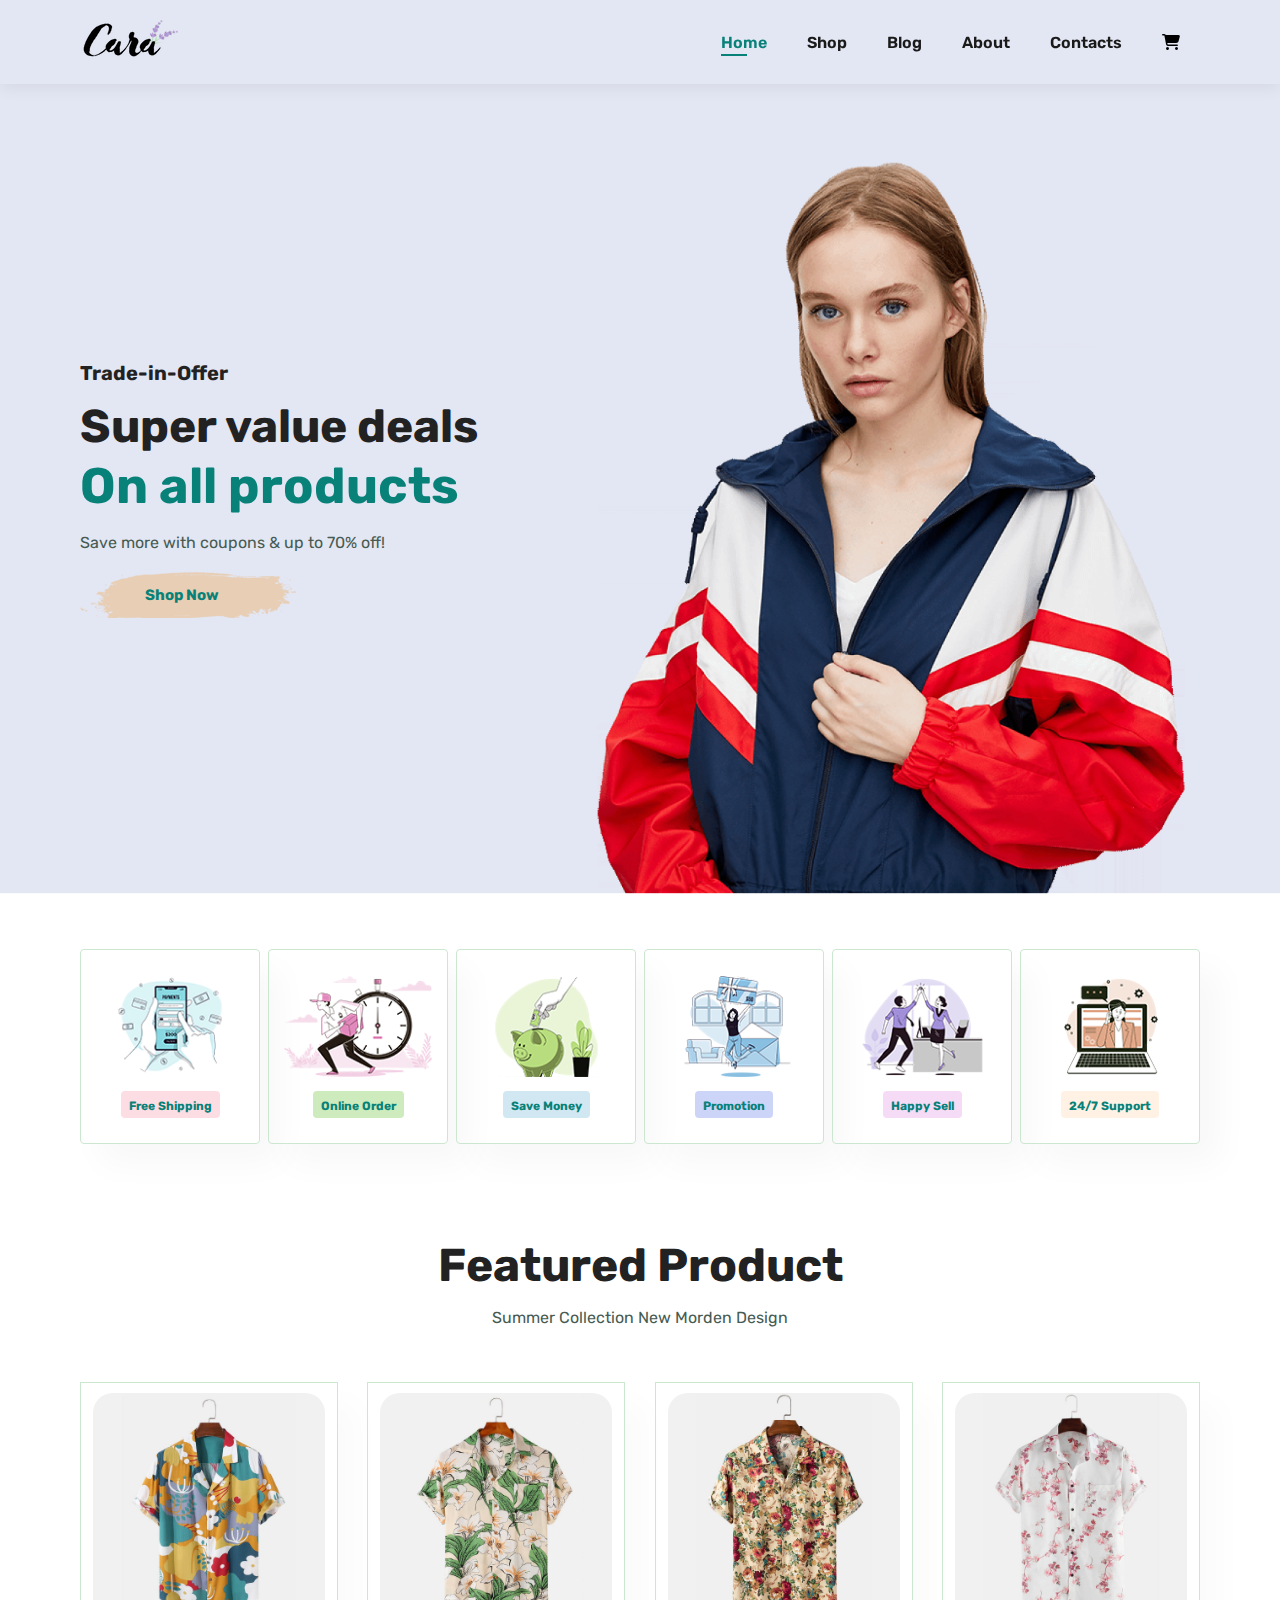
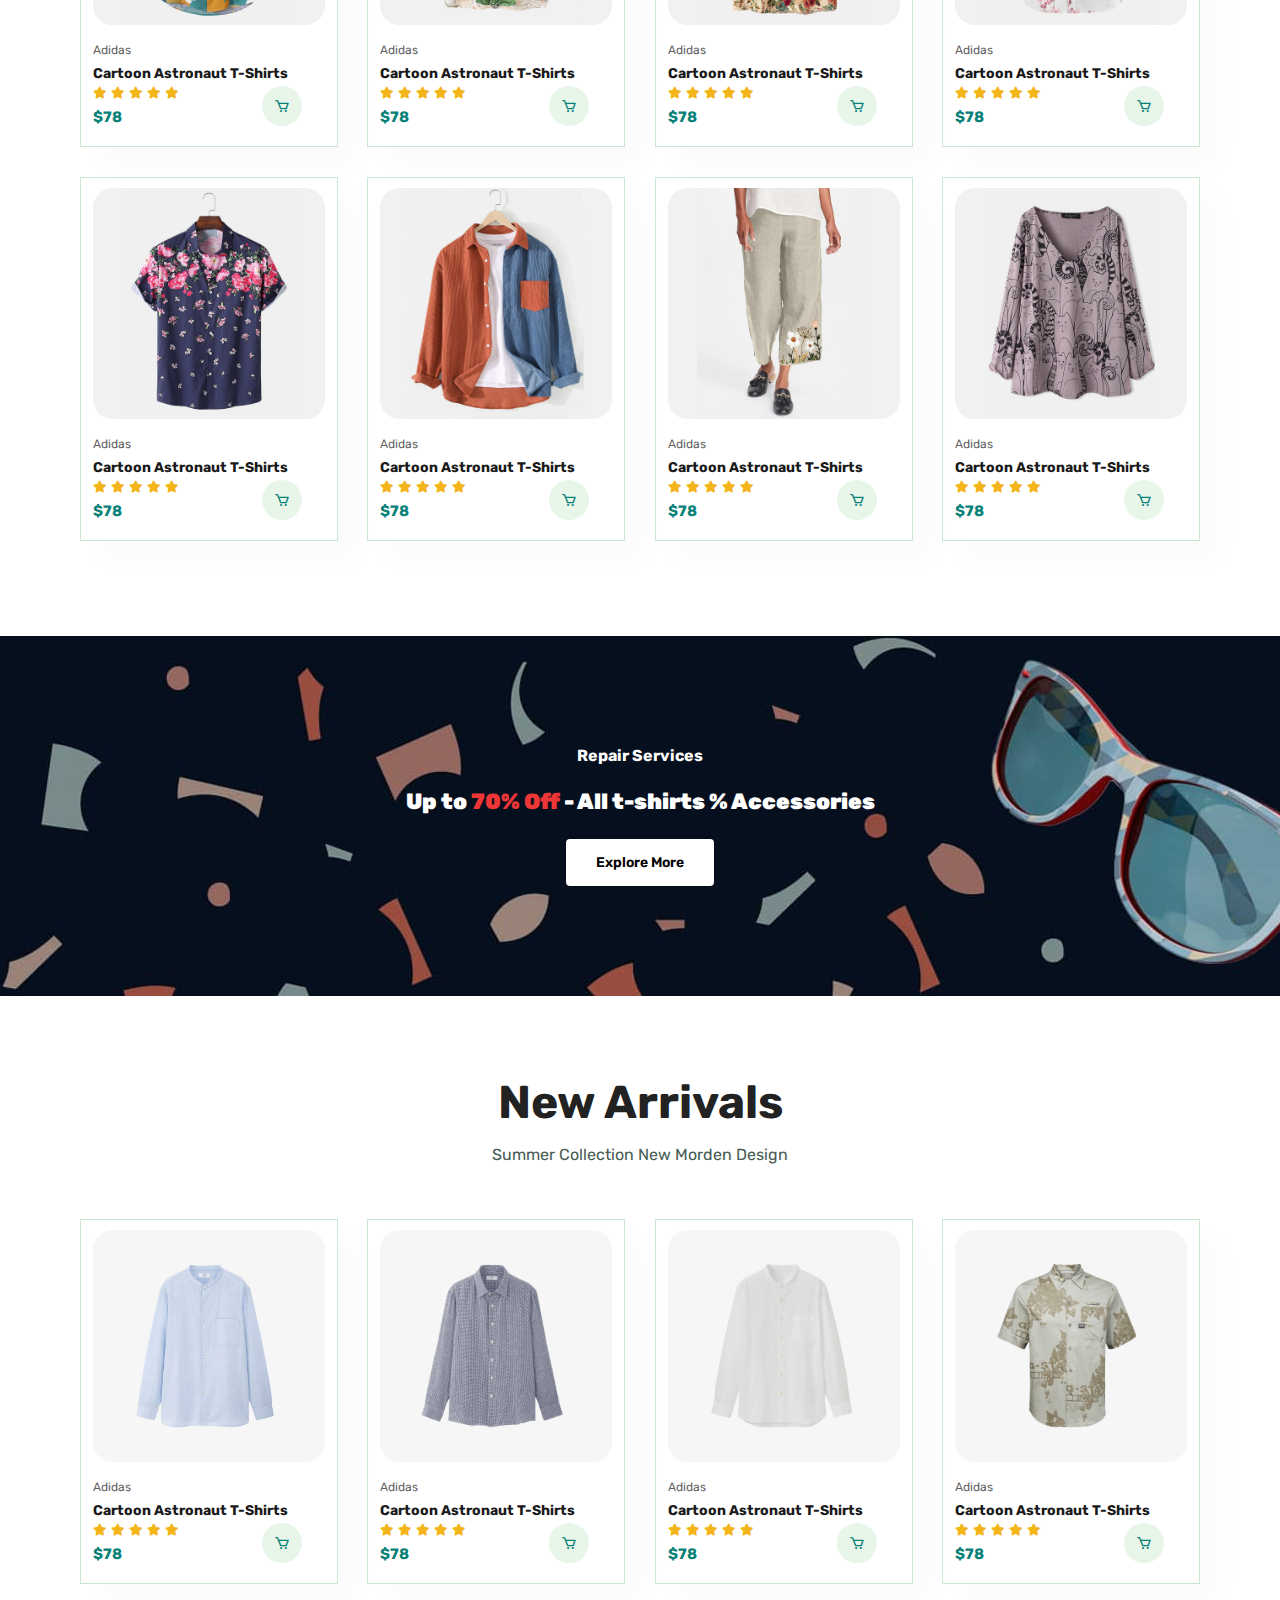
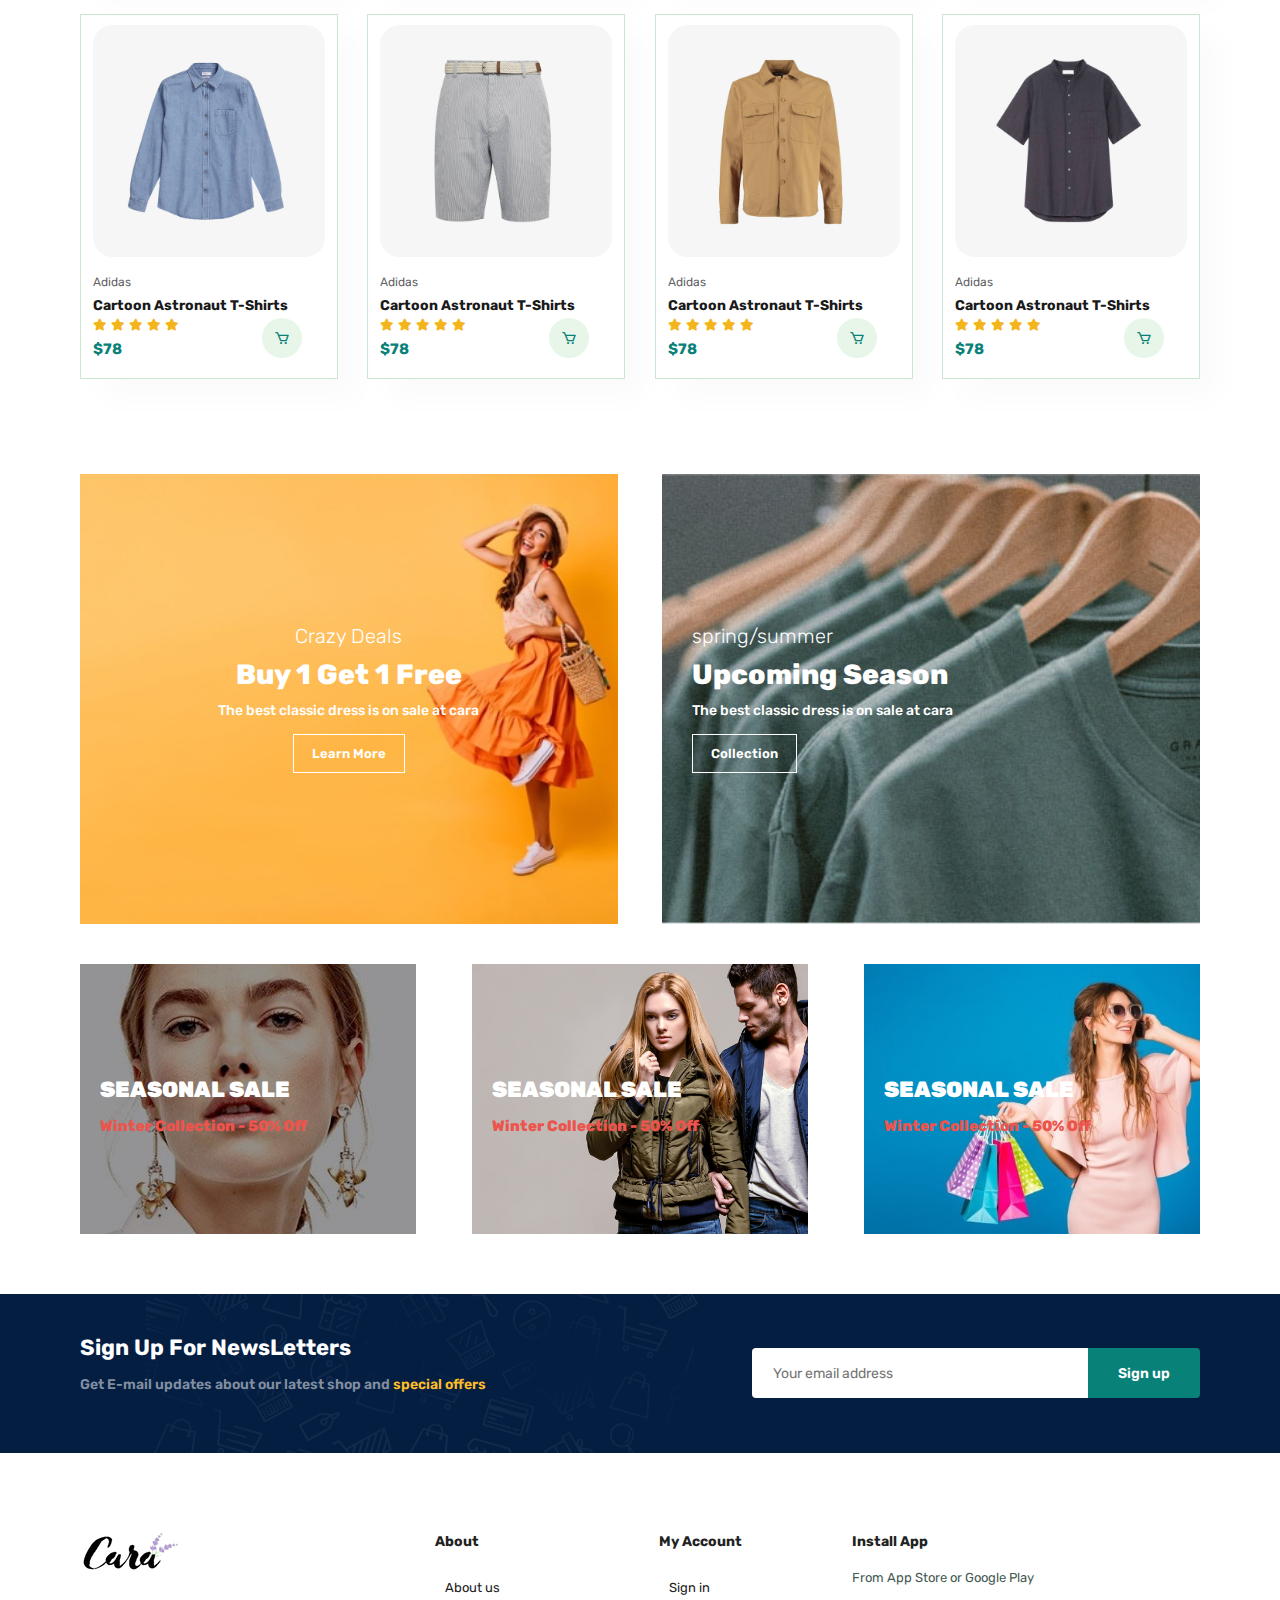
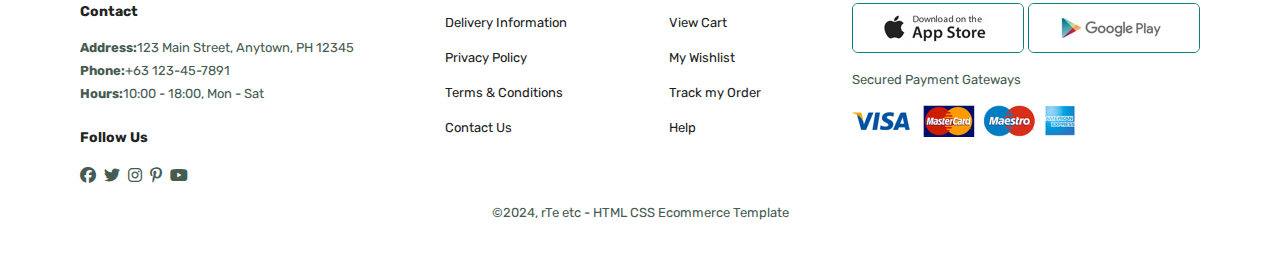
<file: index.html>
<!DOCTYPE html>
<html lang="en">
  <head>
    <meta charset="UTF-8" />
    <meta name="viewport" content="width=device-width, initial-scale=1.0" />
    <title>E-Commerce</title>
    <link rel="stylesheet" href="style.css" />
    <link
      rel="stylesheet"
      href="https://cdnjs.cloudflare.com/ajax/libs/font-awesome/6.5.1/css/all.min.css"
    />
    <link rel="stylesheet" href="https://unpkg.com/boxicons@2.1.4/css/boxicons.min.css">
  </head>
  <body>
    <!-- Header  -->
    <section id="header">
      <a href="#"><img src="/img/logo.png" class="logo" alt="Logo" /></a>
      <div>
        <ul id="navbar">
          <li><a href="index.html" class="active">Home</a></li>
          <li><a href="shop.html">Shop</a></li>
          <li><a href="blog.html">Blog</a></li>
          <li><a href="about.html">About</a></li>
          <li><a href="contact.html">Contacts</a></li>
          <li>
            <a id="lg-bag" href="cart.html"
              ><i class="fa-solid fa-cart-shopping" style="color: #000000"></i
            ></a>
          </li>
          <a href="#" id="close"><i class="fa-solid fa-xmark"></i></i></a>
        </ul>
      </div>
      <div id="mobile">
        <i id="bar" class="fa-solid fa-bars"></i>
        <a href="cart.html"
          ><i class="fa-solid fa-cart-shopping" style="color: #000000"></i
        ></a>
      </div>
    </section>
    <!-- Hero -->
    <section id="hero">
      <h4>Trade-in-Offer</h4>
      <h2>Super value deals</h2>
      <h1>On all products</h1>
      <p>Save more with coupons & up to 70% off!</p>
      <button>Shop Now</button>
    </section>
    <!-- Feature  -->
    <section id="feature" class="section-p1">
      <div class="fe-box">
        <img src="img/features/f1.png" alt="" />
        <h6>Free Shipping</h6>
      </div>
      <div class="fe-box">
        <img src="img/features/f2.png" alt="" />
        <h6>Online Order</h6>
      </div>
      <div class="fe-box">
        <img src="img/features/f3.png" alt="" />
        <h6>Save Money</h6>
      </div>
      <div class="fe-box">
        <img src="img/features/f4.png" alt="" />
        <h6>Promotion</h6>
      </div>
      <div class="fe-box">
        <img src="img/features/f5.png" alt="" />
        <h6>Happy Sell</h6>
      </div>
      <div class="fe-box">
        <img src="img/features/f6.png" alt="" />
        <h6>24/7 Support</h6>
      </div>
    </section>
    <section id="product1" class="section-p1">
      <h2>Featured Product</h2>
      <p>Summer Collection New Morden Design</p>
      <div class="pro-container">
        <div class="pro">
          <img src="img/products/f1.jpg" alt="" />
          <div class="des">
            <span>Adidas</span>
            <h5>Cartoon Astronaut T-Shirts</h5>
            <div class="star">
              <i class="fa-solid fa-star"></i>
              <i class="fa-solid fa-star"></i>
              <i class="fa-solid fa-star"></i>
              <i class="fa-solid fa-star"></i>
              <i class="fa-solid fa-star"></i>
            </div>
            <h4>$78</h4>
          </div>
          <a href=""><i class='bx bx-cart cart'></i></a>
        </div>
        <div class="pro">
          <img src="img/products/f2.jpg" alt="" />
          <div class="des">
            <span>Adidas</span>
            <h5>Cartoon Astronaut T-Shirts</h5>
            <div class="star">
              <i class="fa-solid fa-star"></i>
              <i class="fa-solid fa-star"></i>
              <i class="fa-solid fa-star"></i>
              <i class="fa-solid fa-star"></i>
              <i class="fa-solid fa-star"></i>
            </div>
            <h4>$78</h4>
          </div>
          <a href=""><i class='bx bx-cart cart'></i></a>
        </div>
        <div class="pro">
          <img src="img/products/f3.jpg" alt="" />
          <div class="des">
            <span>Adidas</span>
            <h5>Cartoon Astronaut T-Shirts</h5>
            <div class="star">
              <i class="fa-solid fa-star"></i>
              <i class="fa-solid fa-star"></i>
              <i class="fa-solid fa-star"></i>
              <i class="fa-solid fa-star"></i>
              <i class="fa-solid fa-star"></i>
            </div>
            <h4>$78</h4>
          </div>
          <a href=""><i class='bx bx-cart cart'></i></a>
        </div>
        <div class="pro">
          <img src="img/products/f4.jpg" alt="" />
          <div class="des">
            <span>Adidas</span>
            <h5>Cartoon Astronaut T-Shirts</h5>
            <div class="star">
              <i class="fa-solid fa-star"></i>
              <i class="fa-solid fa-star"></i>
              <i class="fa-solid fa-star"></i>
              <i class="fa-solid fa-star"></i>
              <i class="fa-solid fa-star"></i>
            </div>
            <h4>$78</h4>
          </div>
          <a href=""><i class='bx bx-cart cart'></i></a>
        </div>
        <div class="pro">
          <img src="img/products/f5.jpg" alt="" />
          <div class="des">
            <span>Adidas</span>
            <h5>Cartoon Astronaut T-Shirts</h5>
            <div class="star">
              <i class="fa-solid fa-star"></i>
              <i class="fa-solid fa-star"></i>
              <i class="fa-solid fa-star"></i>
              <i class="fa-solid fa-star"></i>
              <i class="fa-solid fa-star"></i>
            </div>
            <h4>$78</h4>
          </div>
          <a href=""><i class='bx bx-cart cart'></i></a>
        </div>
        <div class="pro">
          <img src="img/products/f6.jpg" alt="" />
          <div class="des">
            <span>Adidas</span>
            <h5>Cartoon Astronaut T-Shirts</h5>
            <div class="star">
              <i class="fa-solid fa-star"></i>
              <i class="fa-solid fa-star"></i>
              <i class="fa-solid fa-star"></i>
              <i class="fa-solid fa-star"></i>
              <i class="fa-solid fa-star"></i>
            </div>
            <h4>$78</h4>
          </div>
          <a href=""><i class='bx bx-cart cart'></i></a>
        </div>
        <div class="pro">
          <img src="img/products/f7.jpg" alt="" />
          <div class="des">
            <span>Adidas</span>
            <h5>Cartoon Astronaut T-Shirts</h5>
            <div class="star">
              <i class="fa-solid fa-star"></i>
              <i class="fa-solid fa-star"></i>
              <i class="fa-solid fa-star"></i>
              <i class="fa-solid fa-star"></i>
              <i class="fa-solid fa-star"></i>
            </div>
            <h4>$78</h4>
          </div>
          <a href=""><i class='bx bx-cart cart'></i></a>
        </div>
        <div class="pro">
          <img src="img/products/f8.jpg" alt="" />
          <div class="des">
            <span>Adidas</span>
            <h5>Cartoon Astronaut T-Shirts</h5>
            <div class="star">
              <i class="fa-solid fa-star"></i>
              <i class="fa-solid fa-star"></i>
              <i class="fa-solid fa-star"></i>
              <i class="fa-solid fa-star"></i>
              <i class="fa-solid fa-star"></i>
            </div>
            <h4>$78</h4>
          </div>
          <a href=""><i class='bx bx-cart cart'></i></a>
        </div>
      </div>
    </section>
    <!-- Banner 1 -->
    <section id="banner" class="section-m1">
      <h4>Repair Services</h4>
      <h2>Up to <span>70% Off</span> - All t-shirts % Accessories</h2>
      <button class="normal">Explore More</button>
    </section>
    <!-- New arrivals  -->
    <section id="product1" class="section-p1">
      <h2>New Arrivals</h2>
      <p>Summer Collection New Morden Design</p>
      <div class="pro-container">
        <div class="pro">
          <img src="img/products/n1.jpg" alt="" />
          <div class="des">
            <span>Adidas</span>
            <h5>Cartoon Astronaut T-Shirts</h5>
            <div class="star">
              <i class="fa-solid fa-star"></i>
              <i class="fa-solid fa-star"></i>
              <i class="fa-solid fa-star"></i>
              <i class="fa-solid fa-star"></i>
              <i class="fa-solid fa-star"></i>
            </div>
            <h4>$78</h4>
          </div>
          <a href=""><i class='bx bx-cart cart'></i></a>
        </div>
        <div class="pro">
          <img src="img/products/n2.jpg" alt="" />
          <div class="des">
            <span>Adidas</span>
            <h5>Cartoon Astronaut T-Shirts</h5>
            <div class="star">
              <i class="fa-solid fa-star"></i>
              <i class="fa-solid fa-star"></i>
              <i class="fa-solid fa-star"></i>
              <i class="fa-solid fa-star"></i>
              <i class="fa-solid fa-star"></i>
            </div>
            <h4>$78</h4>
          </div>
          <a href=""><i class='bx bx-cart cart'></i></a>
        </div>
        <div class="pro">
          <img src="img/products/n3.jpg" alt="" />
          <div class="des">
            <span>Adidas</span>
            <h5>Cartoon Astronaut T-Shirts</h5>
            <div class="star">
              <i class="fa-solid fa-star"></i>
              <i class="fa-solid fa-star"></i>
              <i class="fa-solid fa-star"></i>
              <i class="fa-solid fa-star"></i>
              <i class="fa-solid fa-star"></i>
            </div>
            <h4>$78</h4>
          </div>
          <a href=""><i class='bx bx-cart cart'></i></a>
        </div>
        <div class="pro">
          <img src="img/products/n4.jpg" alt="" />
          <div class="des">
            <span>Adidas</span>
            <h5>Cartoon Astronaut T-Shirts</h5>
            <div class="star">
              <i class="fa-solid fa-star"></i>
              <i class="fa-solid fa-star"></i>
              <i class="fa-solid fa-star"></i>
              <i class="fa-solid fa-star"></i>
              <i class="fa-solid fa-star"></i>
            </div>
            <h4>$78</h4>
          </div>
          <a href=""><i class='bx bx-cart cart'></i></a>
        </div>
        <div class="pro">
          <img src="img/products/n5.jpg" alt="" />
          <div class="des">
            <span>Adidas</span>
            <h5>Cartoon Astronaut T-Shirts</h5>
            <div class="star">
              <i class="fa-solid fa-star"></i>
              <i class="fa-solid fa-star"></i>
              <i class="fa-solid fa-star"></i>
              <i class="fa-solid fa-star"></i>
              <i class="fa-solid fa-star"></i>
            </div>
            <h4>$78</h4>
          </div>
          <a href=""><i class='bx bx-cart cart'></i></a>
        </div>
        <div class="pro">
          <img src="img/products/n6.jpg" alt="" />
          <div class="des">
            <span>Adidas</span>
            <h5>Cartoon Astronaut T-Shirts</h5>
            <div class="star">
              <i class="fa-solid fa-star"></i>
              <i class="fa-solid fa-star"></i>
              <i class="fa-solid fa-star"></i>
              <i class="fa-solid fa-star"></i>
              <i class="fa-solid fa-star"></i>
            </div>
            <h4>$78</h4>
          </div>
          <a href=""><i class='bx bx-cart cart'></i></a>
        </div>
        <div class="pro">
          <img src="img/products/n7.jpg" alt="" />
          <div class="des">
            <span>Adidas</span>
            <h5>Cartoon Astronaut T-Shirts</h5>
            <div class="star">
              <i class="fa-solid fa-star"></i>
              <i class="fa-solid fa-star"></i>
              <i class="fa-solid fa-star"></i>
              <i class="fa-solid fa-star"></i>
              <i class="fa-solid fa-star"></i>
            </div>
            <h4>$78</h4>
          </div>
          <a href=""><i class='bx bx-cart cart'></i></a>
        </div>
        <div class="pro">
          <img src="img/products/n8.jpg" alt="" />
          <div class="des">
            <span>Adidas</span>
            <h5>Cartoon Astronaut T-Shirts</h5>
            <div class="star">
              <i class="fa-solid fa-star"></i>
              <i class="fa-solid fa-star"></i>
              <i class="fa-solid fa-star"></i>
              <i class="fa-solid fa-star"></i>
              <i class="fa-solid fa-star"></i>
            </div>
            <h4>$78</h4>
          </div>
          <a href=""><i class='bx bx-cart cart'></i></a>
        </div>
      </div>
    </section>
    <!-- Banner 2 -->
    <section id="sm-banner" class="section-p1">
      <div class="banner-box">
        <h4>Crazy Deals</h4>
        <h2>Buy 1 Get 1 Free</h2>
        <span>The best classic dress is on sale at cara</span>
        <button class="white">Learn More</button>
      </div>
      <div class="banner-box banner-box2">
        <h4>spring/summer</h4>
        <h2>Upcoming Season</h2>
        <span>The best classic dress is on sale at cara</span>
        <button class="white">Collection</button>
      </div>
    </section>
    <!-- Banner 3 -->
    <section id="banner3">
      <div class="banner-box">
        <h2>SEASONAL SALE</h2>
        <h3>Winter Collection - 50% Off</h3>
      </div>
      <div class="banner-box banner-box2">
        <h2>SEASONAL SALE</h2>
        <h3>Winter Collection - 50% Off</h3>
      </div>
      <div class="banner-box banner-box3">
        <h2>SEASONAL SALE</h2>
        <h3>Winter Collection - 50% Off</h3>
      </div>
    </section>
    <!-- Newsletter -->
    <section id="newsletter" class="section-p1 section-m1">
      <div class="newstext">
        <h4>Sign Up For NewsLetters</h4>
        <p>
          Get E-mail updates about our latest shop and
          <span>special offers</span>
        </p>
      </div>
      <div class="form">
        <input type="text" placeholder="Your email address" />
        <button class="normal">Sign up</button>
      </div>
    </section>
    <!-- Footer  -->
    <footer class="section-p1">
      <div class="col">
        <img class="logo" src="img/logo.png" alt="" />
        <h4>Contact</h4>
        <p><strong>Address:</strong>123 Main Street, Anytown, PH 12345</p>
        <p><strong>Phone:</strong>+63 123-45-7891</p>
        <p><strong>Hours:</strong>10:00 - 18:00, Mon - Sat</p>
        <div class="follow">
          <h4>Follow Us</h4>
          <div class="icon">
            <i class="fa-brands fa-facebook"></i>
            <i class="fa-brands fa-twitter"></i>
            <i class="fa-brands fa-instagram"></i>
            <i class="fa-brands fa-pinterest-p"></i>
            <i class="fa-brands fa-youtube"></i>
          </div>
        </div>
      </div>
      <div class="col">
        <h4>About</h4>
        <a href="#">About us</a>
        <a href="#">Delivery Information</a>
        <a href="#">Privacy Policy</a>
        <a href="#">Terms & Conditions</a>
        <a href="#">Contact Us</a>
      </div>

      <div class="col">
        <h4>My Account</h4>
        <a href="#">Sign in</a>
        <a href="#">View Cart</a>
        <a href="#">My Wishlist</a>
        <a href="#">Track my Order</a>
        <a href="#">Help</a>
      </div>

      <div class="col install">
        <h4>Install App</h4>
        <p>From App Store or Google Play</p>
        <div class="row">
          <img src="img/pay/app.jpg" alt="" />
          <img src="img/pay/play.jpg" alt="" />
        </div>
        <p>Secured Payment Gateways</p>
        <img src="img/pay/pay.png" alt="" />
      </div>

      <div class="copyright">
        <p>©2024, rTe etc - HTML CSS Ecommerce Template</p>
      </div>
    </footer>

    <script src="script.js"></script>
  </body>
</html>
</file>
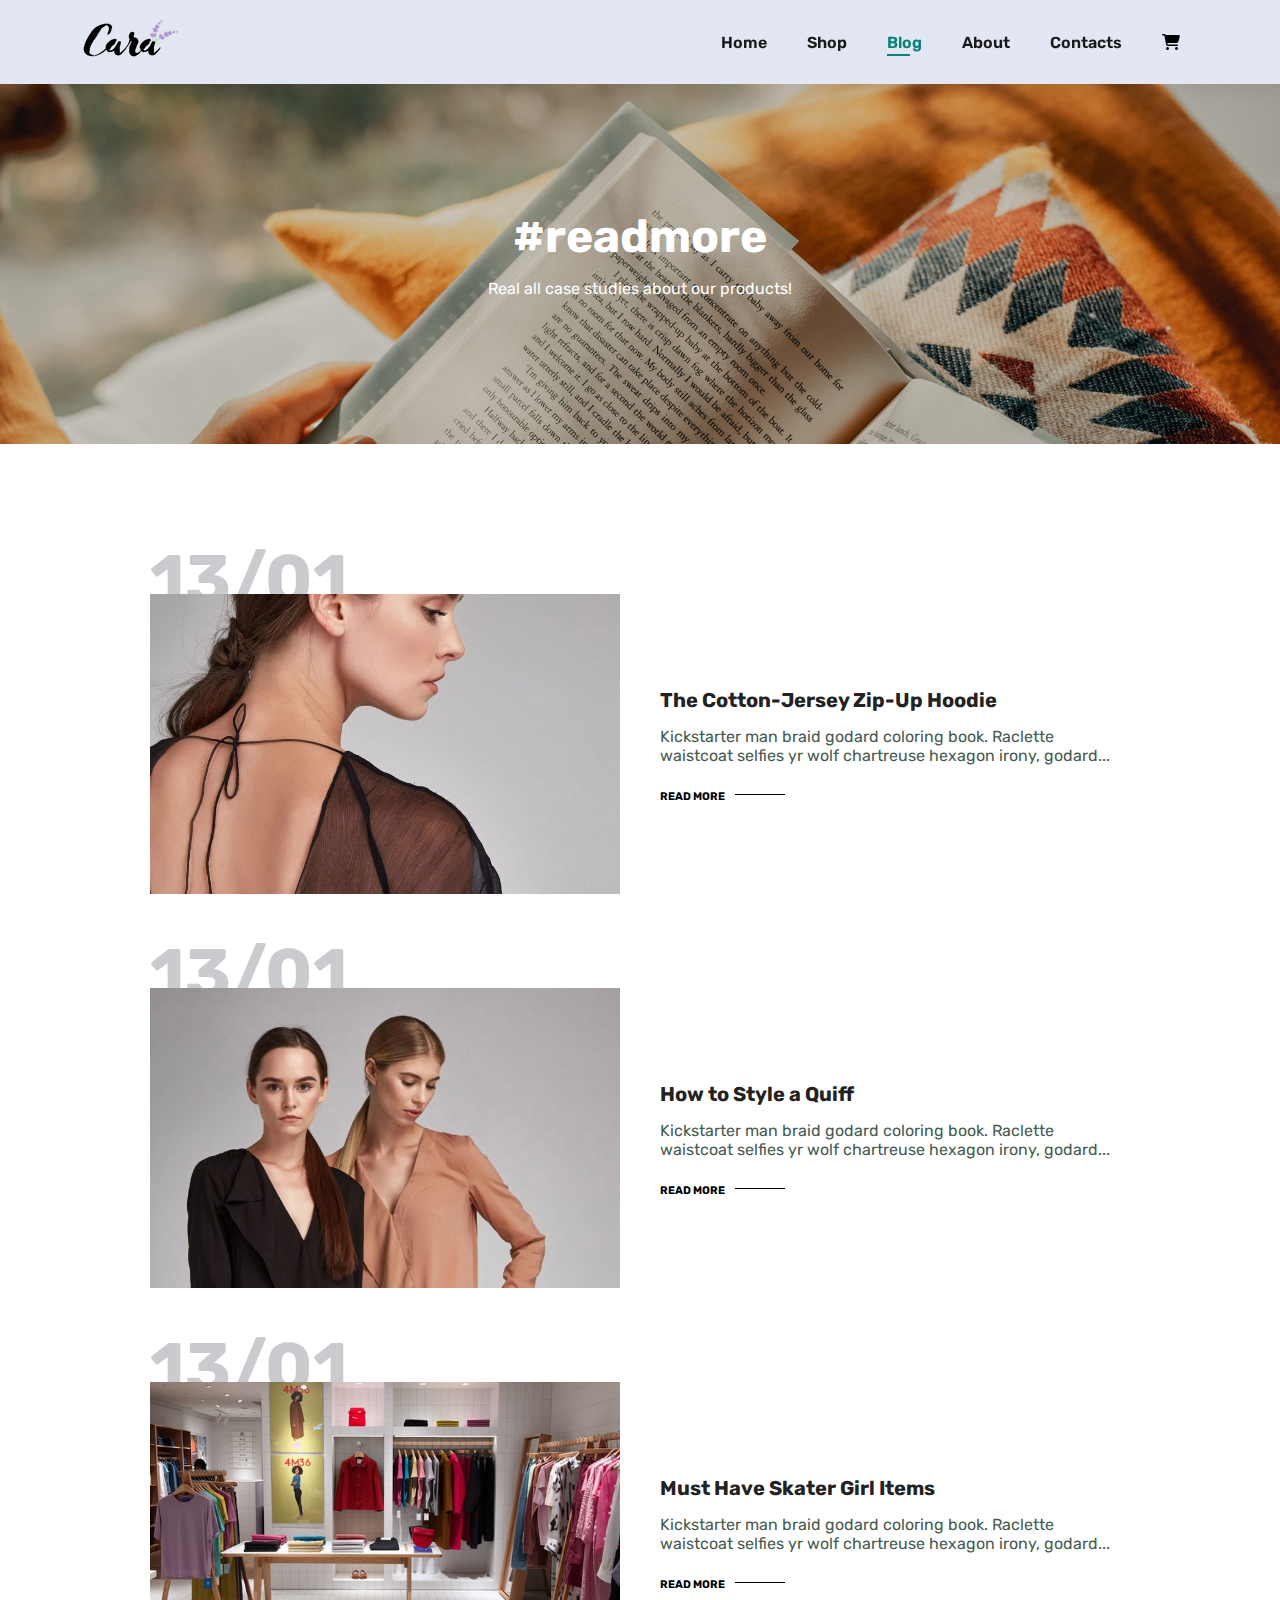
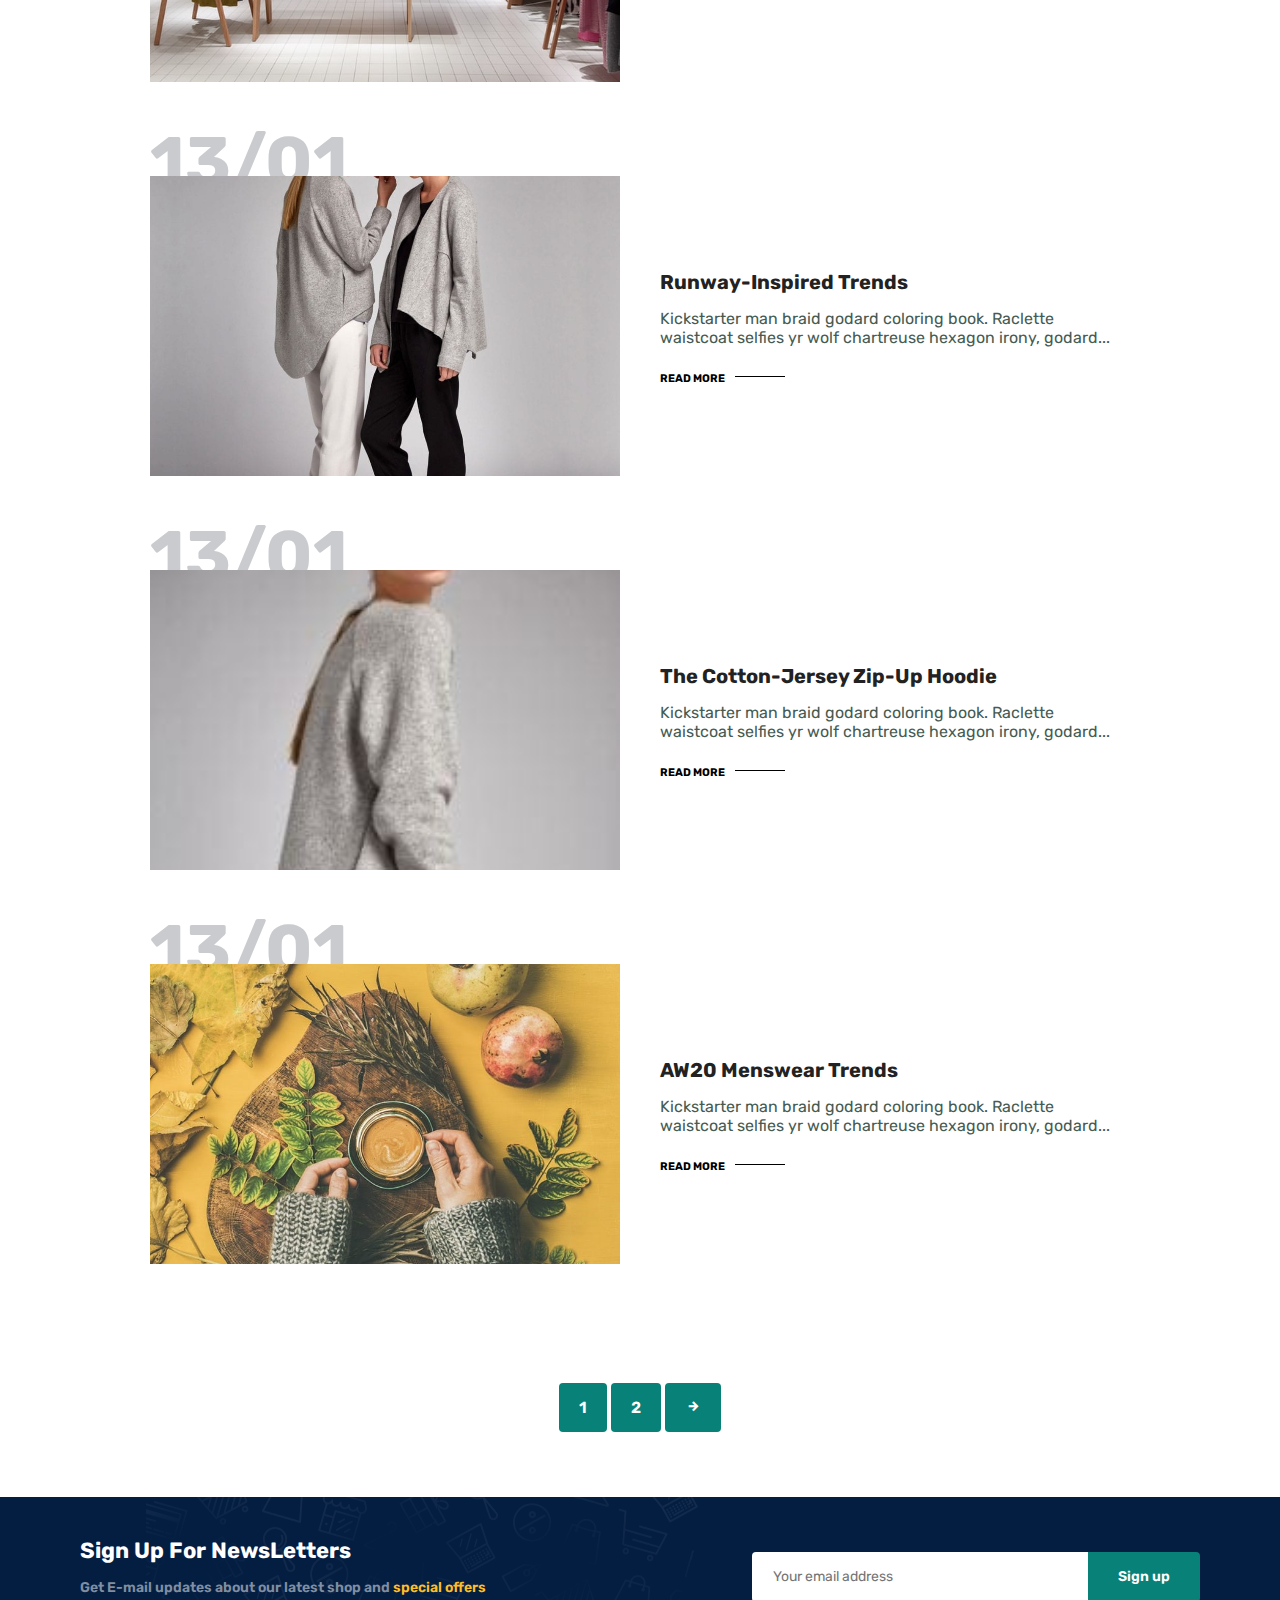
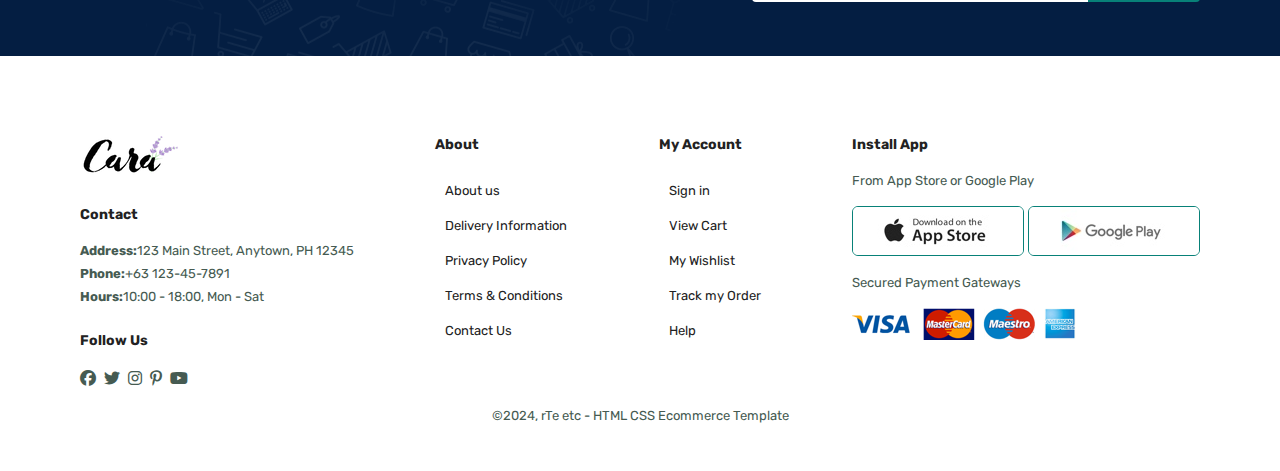
<file: blog.html>
<!DOCTYPE html>
<html lang="en">
  <head>
    <meta charset="UTF-8" />
    <meta name="viewport" content="width=device-width, initial-scale=1.0" />
    <title>E-Commerce</title>
    <link rel="stylesheet" href="style.css" />
    <link
      rel="stylesheet"
      href="https://cdnjs.cloudflare.com/ajax/libs/font-awesome/6.5.1/css/all.min.css"
    />
    <link rel="stylesheet" href="https://unpkg.com/boxicons@2.1.4/css/boxicons.min.css">
  </head>
  <body>
    <!-- Header  -->
    <section id="header">
      <a href="#"><img src="/img/logo.png" class="logo" alt="Logo" /></a>
      <div>
        <ul id="navbar">
          <li><a href="index.html">Home</a></li>
          <li><a href="shop.html">Shop</a></li>
          <li><a href="blog.html" class="active">Blog</a></li>
          <li><a href="about.html">About</a></li>
          <li><a href="contact.html">Contacts</a></li>
          <li>
            <a id="lg-bag" href="cart.html"
              ><i class="fa-solid fa-cart-shopping" style="color: #000000"></i
            ></a>
          </li>
          <a href="#" id="close"><i class="fa-solid fa-xmark"></i></i></a>
        </ul>
      </div>
      <div id="mobile">
        <i id="bar" class="fa-solid fa-bars"></i>
        <a href="cart.html"
          ><i class="fa-solid fa-cart-shopping" style="color: #000000"></i
        ></a>
      </div>
    </section>
    <!-- Hero -->
    <section id="page-header" class="blog-header">
      <h2>#readmore</h2>
      <p>Real all case studies about our products!</p>
    </section>
    <!-- BLOG -->
    <section id="blog">
        <div class="blog-box">
            <div class="blog-img">
                <img src="img/blog/b1.jpg" alt="">
            </div>
            <div class="blog-details">
                <h4>The Cotton-Jersey Zip-Up Hoodie</h4>
                <p>Kickstarter man braid godard coloring book. Raclette waistcoat selfies yr wolf chartreuse hexagon irony, godard...</p>
                <a href="#">READ MORE</a>
            </div>
            <h1>13/01</h1>
        </div>
        <div class="blog-box">
            <div class="blog-img">
                <img src="img/blog/b2.jpg" alt="">
            </div>
            <div class="blog-details">
                <h4>How to Style a Quiff</h4>
                <p>Kickstarter man braid godard coloring book. Raclette waistcoat selfies yr wolf chartreuse hexagon irony, godard...</p>
                <a href="#">READ MORE</a>
            </div>
            <h1>13/01</h1>
        </div>
        <div class="blog-box">
            <div class="blog-img">
                <img src="img/blog/b3.jpg" alt="">
            </div>
            <div class="blog-details">
                <h4>Must Have Skater Girl Items</h4>
                <p>Kickstarter man braid godard coloring book. Raclette waistcoat selfies yr wolf chartreuse hexagon irony, godard...</p>
                <a href="#">READ MORE</a>
            </div>
            <h1>13/01</h1>
        </div>
        <div class="blog-box">
            <div class="blog-img">
                <img src="img/blog/b4.jpg" alt="">
            </div>
            <div class="blog-details">
                <h4>Runway-Inspired Trends</h4>
                <p>Kickstarter man braid godard coloring book. Raclette waistcoat selfies yr wolf chartreuse hexagon irony, godard...</p>
                <a href="#">READ MORE</a>
            </div>
            <h1>13/01</h1>
        </div>
        <div class="blog-box">
            <div class="blog-img">
                <img src="img/blog/b5.jpg" alt="">
            </div>
            <div class="blog-details">
                <h4>The Cotton-Jersey Zip-Up Hoodie</h4>
                <p>Kickstarter man braid godard coloring book. Raclette waistcoat selfies yr wolf chartreuse hexagon irony, godard...</p>
                <a href="#">READ MORE</a>
            </div>
            <h1>13/01</h1>
        </div>
        <div class="blog-box">
            <div class="blog-img">
                <img src="img/blog/b6.jpg" alt="">
            </div>
            <div class="blog-details">
                <h4>AW20 Menswear Trends</h4>
                <p>Kickstarter man braid godard coloring book. Raclette waistcoat selfies yr wolf chartreuse hexagon irony, godard...</p>
                <a href="#">READ MORE</a>
            </div>
            <h1>13/01</h1>
        </div>
    </section>
    <!-- Pagination  -->
    <section id="pagination" class="section-p1">
        <a href="#">1</a>
        <a href="#">2</a>
        <a href="#"><i class='bx bx-right-arrow-alt'></i></a>
    </section>
    <!-- Newsletter -->
    <section id="newsletter" class="section-p1 section-m1">
      <div class="newstext">
        <h4>Sign Up For NewsLetters</h4>
        <p>
          Get E-mail updates about our latest shop and
          <span>special offers</span>
        </p>
      </div>
      <div class="form">
        <input type="text" placeholder="Your email address" />
        <button class="normal">Sign up</button>
      </div>
    </section>
    <!-- Footer  -->
    <footer class="section-p1">
      <div class="col">
        <img class="logo" src="img/logo.png" alt="" />
        <h4>Contact</h4>
        <p><strong>Address:</strong>123 Main Street, Anytown, PH 12345</p>
        <p><strong>Phone:</strong>+63 123-45-7891</p>
        <p><strong>Hours:</strong>10:00 - 18:00, Mon - Sat</p>
        <div class="follow">
          <h4>Follow Us</h4>
          <div class="icon">
            <i class="fa-brands fa-facebook"></i>
            <i class="fa-brands fa-twitter"></i>
            <i class="fa-brands fa-instagram"></i>
            <i class="fa-brands fa-pinterest-p"></i>
            <i class="fa-brands fa-youtube"></i>
          </div>
        </div>
      </div>
      <div class="col">
        <h4>About</h4>
        <a href="#">About us</a>
        <a href="#">Delivery Information</a>
        <a href="#">Privacy Policy</a>
        <a href="#">Terms & Conditions</a>
        <a href="#">Contact Us</a>
      </div>

      <div class="col">
        <h4>My Account</h4>
        <a href="#">Sign in</a>
        <a href="#">View Cart</a>
        <a href="#">My Wishlist</a>
        <a href="#">Track my Order</a>
        <a href="#">Help</a>
      </div>

      <div class="col install">
        <h4>Install App</h4>
        <p>From App Store or Google Play</p>
        <div class="row">
          <img src="img/pay/app.jpg" alt="" />
          <img src="img/pay/play.jpg" alt="" />
        </div>
        <p>Secured Payment Gateways</p>
        <img src="img/pay/pay.png" alt="" />
      </div>

      <div class="copyright">
        <p>©2024, rTe etc - HTML CSS Ecommerce Template</p>
      </div>
    </footer>
    <script src="script.js"></script>
  </body>
</html>
</file>
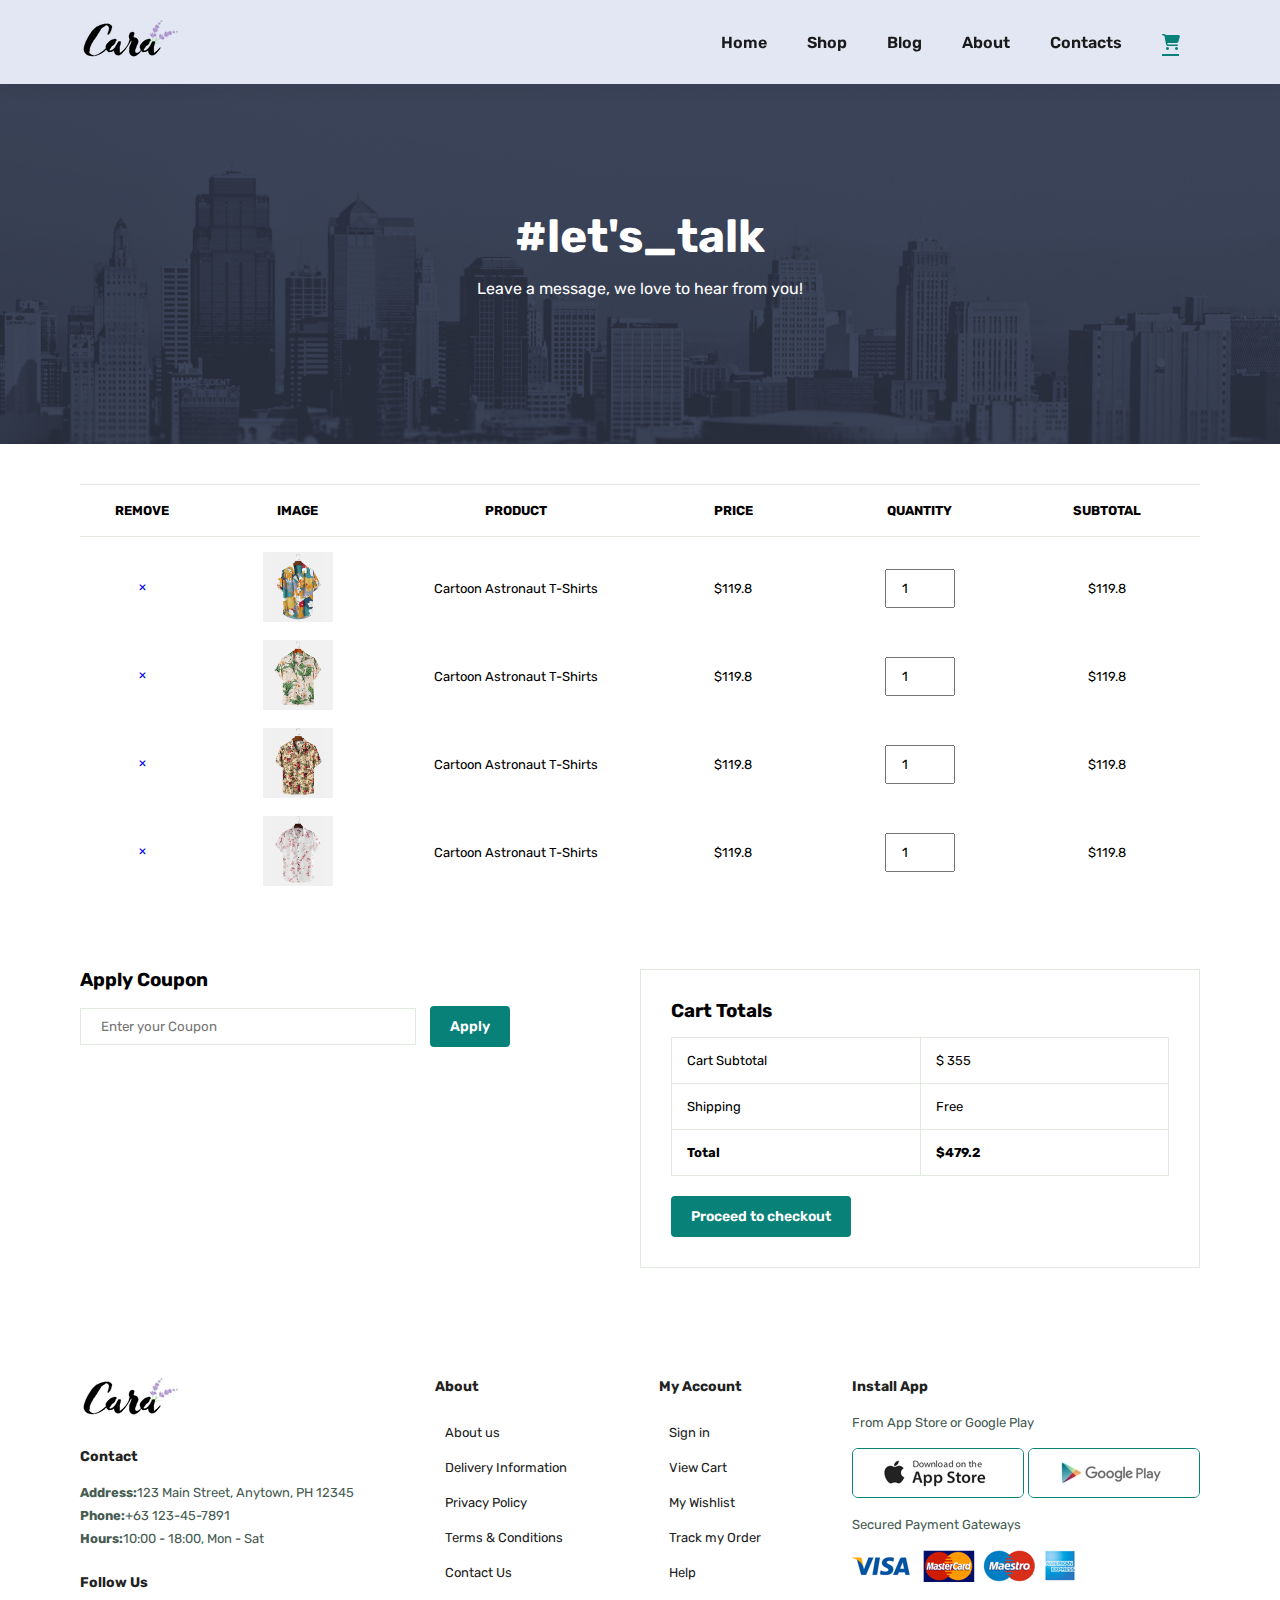
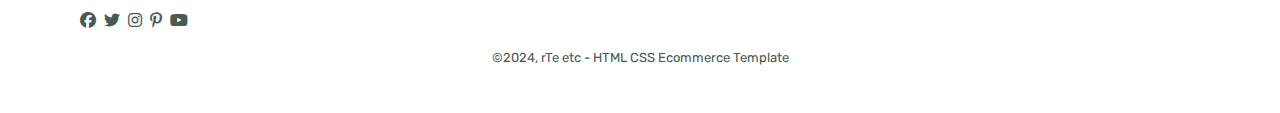
<file: cart.html>
<!DOCTYPE html>
<html lang="en">
  <head>
    <meta charset="UTF-8" />
    <meta name="viewport" content="width=device-width, initial-scale=1.0" />
    <title>E-Commerce</title>
    <link rel="stylesheet" href="style.css" />
    <link
      rel="stylesheet"
      href="https://cdnjs.cloudflare.com/ajax/libs/font-awesome/6.5.1/css/all.min.css"
    />
    <link rel="stylesheet" href="https://unpkg.com/boxicons@2.1.4/css/boxicons.min.css">
  </head>
  <body>
    <!-- Header  -->
    <section id="header">
      <a href="#"><img src="/img/logo.png" class="logo" alt="Logo" /></a>
      <div>
        <ul id="navbar">
          <li><a href="index.html">Home</a></li>
          <li><a href="shop.html">Shop</a></li>
          <li><a href="blog.html" >Blog</a></li>
          <li><a href="about.html" >About</a></li>
          <li><a href="contact.html">Contacts</a></li>
          <li>
            <a id="lg-bag" class="active" href="cart.html"
              ><i class="fa-solid fa-cart-shopping active"></i
            ></a>
          </li>
          <a href="#" id="close"><i class="fa-solid fa-xmark"></i></i></a>
        </ul>
      </div>
      <div id="mobile">
        <i id="bar" class="fa-solid fa-bars"></i>
        <a href="cart.html"
          ><i class="fa-solid fa-cart-shopping" style="color: #000000"></i
        ></a>
      </div>
    </section>
    <!-- Hero -->
    <section id="page-header" class="about-header">
      <h2>#let's_talk</h2>
      <p>Leave a message, we love to hear from you!</p>
    </section>
    <!-- CART -->
    <section id="cart" class="section-p1">
        <table width="100%">
            <thead>
                <tr>
                    <td>REMOVE</td>
                    <td>IMAGE</td>
                    <td>PRODUCT</td>
                    <td>PRICE</td>
                    <td>QUANTITY</td>
                    <td>SUBTOTAL</td>
                </tr>
            </thead>
            <tbody>
                <tr>
                    <td><a href="#"><i class='bx bx-x'></i></a></td>    
                    <td><img src="img/products/f1.jpg" alt=""></td>
                    <td>Cartoon Astronaut T-Shirts</td>
                    <td>$119.8</td>
                    <td><input type="number" value="1"></td>
                    <td>$119.8</td>
                </tr>
                <tr>
                    <td><a href="#"><i class='bx bx-x'></i></a></td>    
                    <td><img src="img/products/f2.jpg" alt=""></td>
                    <td>Cartoon Astronaut T-Shirts</td>
                    <td>$119.8</td>
                    <td><input type="number" value="1"></td>
                    <td>$119.8</td>
                </tr>
                <tr>
                    <td><a href="#"><i class='bx bx-x'></i></a></td>    
                    <td><img src="img/products/f3.jpg" alt=""></td>
                    <td>Cartoon Astronaut T-Shirts</td>
                    <td>$119.8</td>
                    <td><input type="number" value="1"></td>
                    <td>$119.8</td>
                </tr>
                <tr>
                    <td><a href="#"><i class='bx bx-x'></i></a></td>    
                    <td><img src="img/products/f4.jpg" alt=""></td>
                    <td>Cartoon Astronaut T-Shirts</td>
                    <td>$119.8</td>
                    <td><input type="number" value="1"></td>
                    <td>$119.8</td>
                </tr>
            </tbody>
        </table>
    </section>

    <!-- CART ADD -->

    <section id="cart-add" class="section-p1">
        <div id="coupon">
            <h3>Apply Coupon</h3>
            <div>
                <input type="text" placeholder="Enter your Coupon">
                <button class="normal">Apply</button>
            </div>
        </div>

        <div id="subtotal">
            <h3>Cart Totals</h3>
            <table>
                <tr>
                    <td>Cart Subtotal</td>
                    <td>$ 355</td> 
                </tr>
                <tr>
                    <td>Shipping</td>
                    <td>Free</td>
                </tr>
                <tr>
                    <td><strong>Total</strong></td>
                    <td><strong>$479.2‬</strong></td>
                </tr>
            </table>
            <button class="normal">Proceed to checkout</button>
        </div>
    </section>

    <!-- Footer  -->
    <footer class="section-p1">
      <div class="col">
        <img class="logo" src="img/logo.png" alt="" />
        <h4>Contact</h4>
        <p><strong>Address:</strong>123 Main Street, Anytown, PH 12345</p>
        <p><strong>Phone:</strong>+63 123-45-7891</p>
        <p><strong>Hours:</strong>10:00 - 18:00, Mon - Sat</p>
        <div class="follow">
          <h4>Follow Us</h4>
          <div class="icon">
            <i class="fa-brands fa-facebook"></i>
            <i class="fa-brands fa-twitter"></i>
            <i class="fa-brands fa-instagram"></i>
            <i class="fa-brands fa-pinterest-p"></i>
            <i class="fa-brands fa-youtube"></i>
          </div>
        </div>
      </div>
      <div class="col">
        <h4>About</h4>
        <a href="#">About us</a>
        <a href="#">Delivery Information</a>
        <a href="#">Privacy Policy</a>
        <a href="#">Terms & Conditions</a>
        <a href="#">Contact Us</a>
      </div>

      <div class="col">
        <h4>My Account</h4>
        <a href="#">Sign in</a>
        <a href="#">View Cart</a>
        <a href="#">My Wishlist</a>
        <a href="#">Track my Order</a>
        <a href="#">Help</a>
      </div>

      <div class="col install">
        <h4>Install App</h4>
        <p>From App Store or Google Play</p>
        <div class="row">
          <img src="img/pay/app.jpg" alt="" />
          <img src="img/pay/play.jpg" alt="" />
        </div>
        <p>Secured Payment Gateways</p>
        <img src="img/pay/pay.png" alt="" />
      </div>

      <div class="copyright">
        <p>©2024, rTe etc - HTML CSS Ecommerce Template</p>
      </div>
    </footer>
    <script src="script.js"></script>
  </body>
</html>
</file>
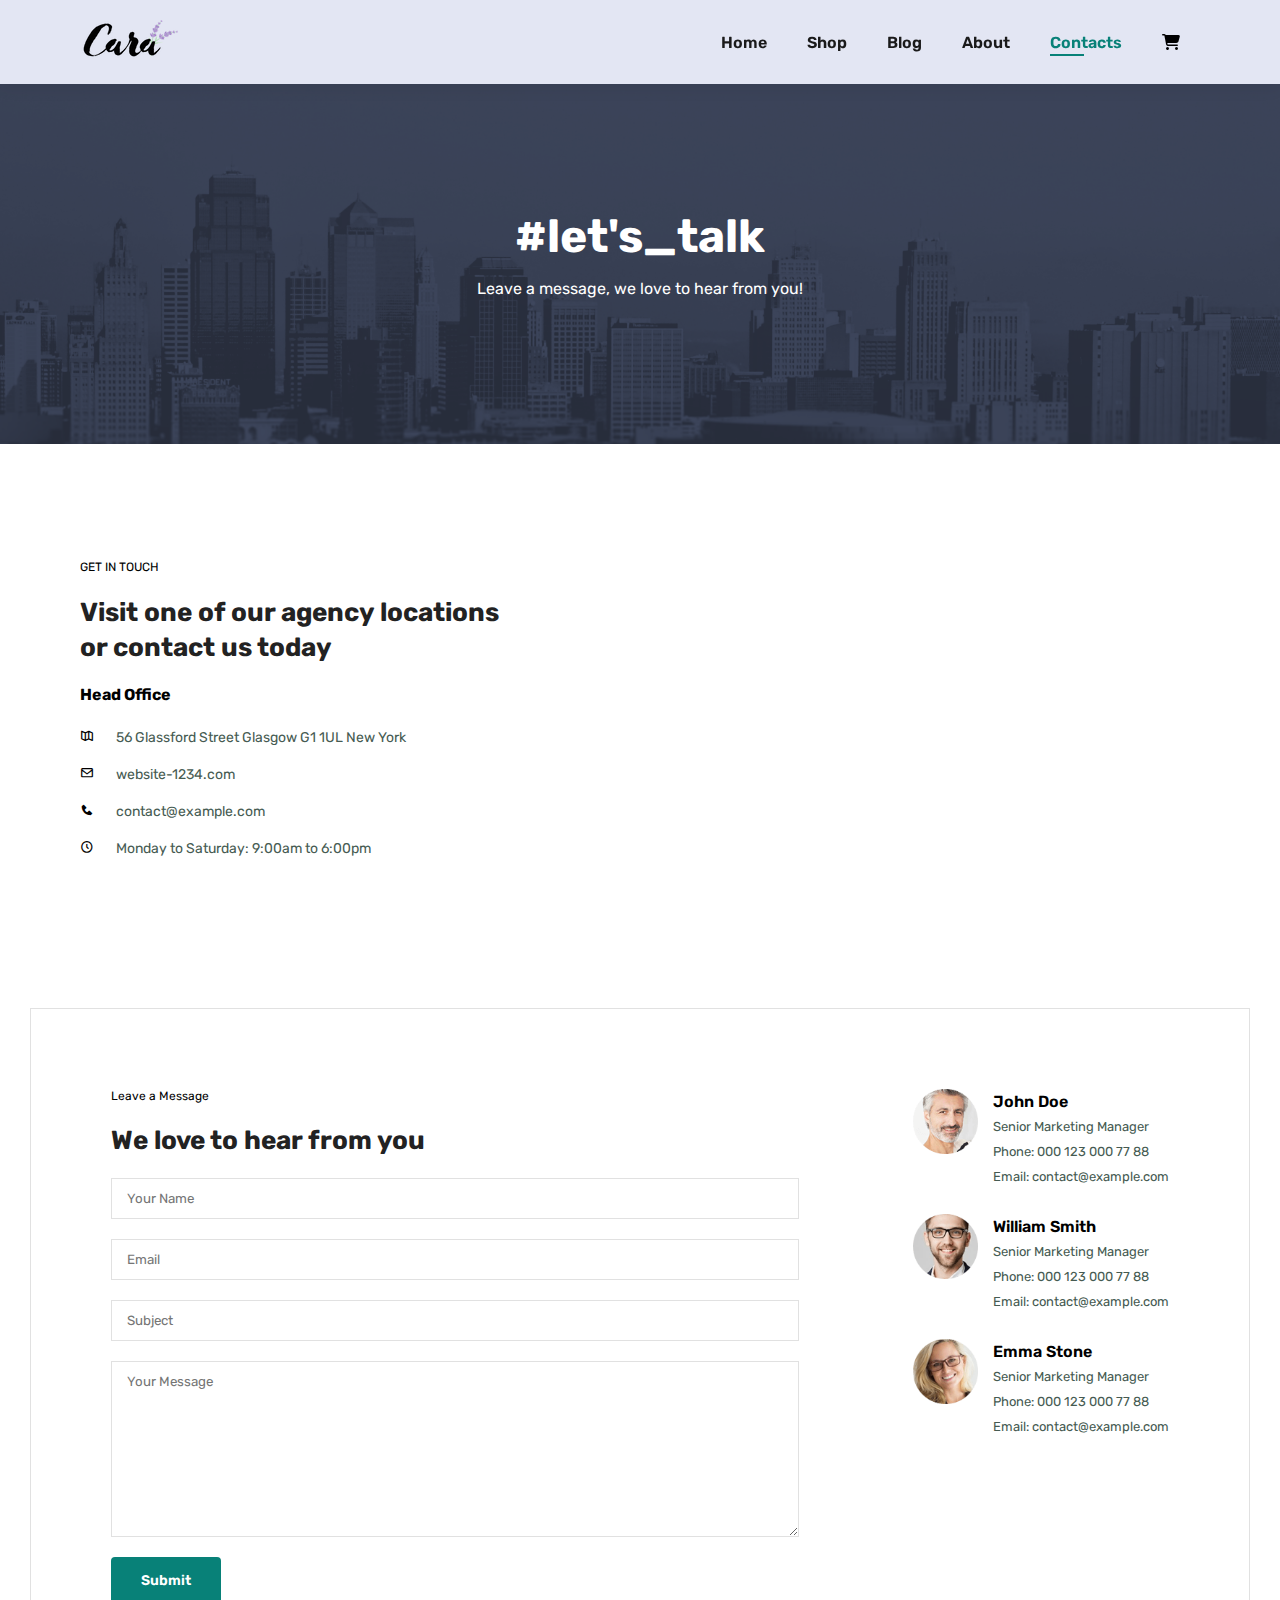
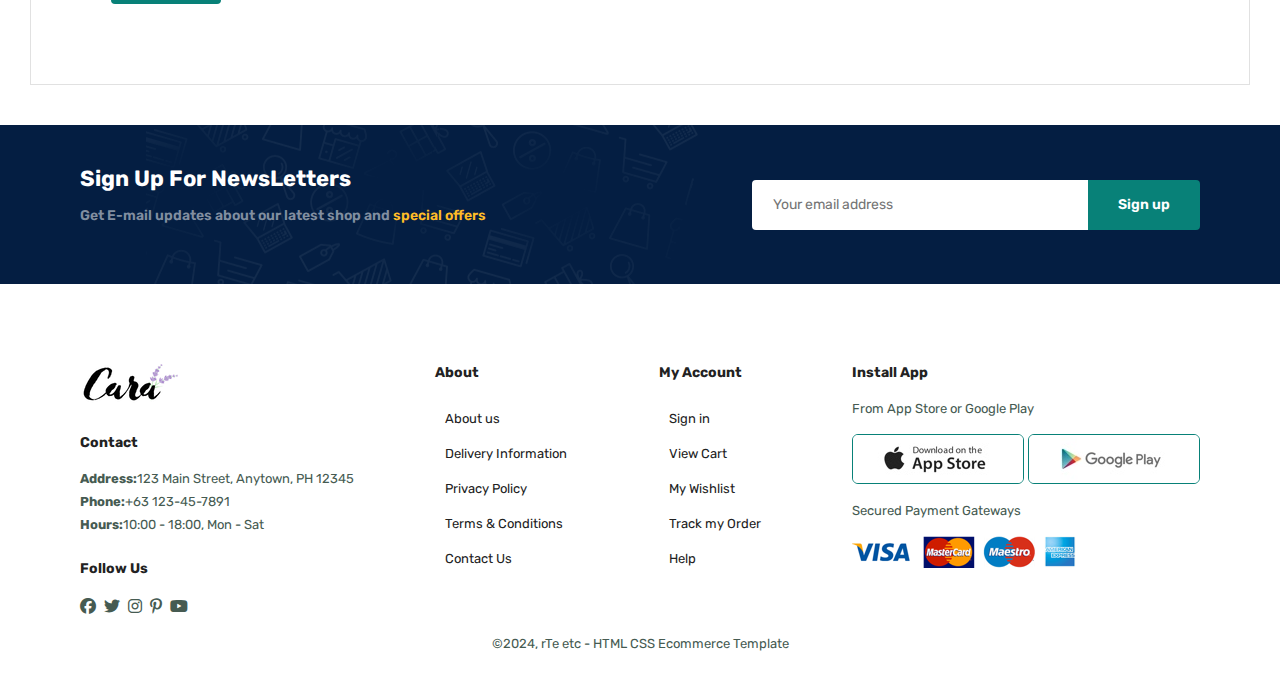
<file: contact.html>
<!DOCTYPE html>
<html lang="en">
  <head>
    <meta charset="UTF-8" />
    <meta name="viewport" content="width=device-width, initial-scale=1.0" />
    <title>E-Commerce</title>
    <link rel="stylesheet" href="style.css" />
    <link
      rel="stylesheet"
      href="https://cdnjs.cloudflare.com/ajax/libs/font-awesome/6.5.1/css/all.min.css"
    />
    <link rel="stylesheet" href="https://unpkg.com/boxicons@2.1.4/css/boxicons.min.css">
  </head>
  <body>
    <!-- Header  -->
    <section id="header">
      <a href="#"><img src="/img/logo.png" class="logo" alt="Logo" /></a>
      <div>
        <ul id="navbar">
          <li><a href="index.html">Home</a></li>
          <li><a href="shop.html">Shop</a></li>
          <li><a href="blog.html" >Blog</a></li>
          <li><a href="about.html" >About</a></li>
          <li><a href="contact.html" class="active">Contacts</a></li>
          <li>
            <a id="lg-bag" href="cart.html"
              ><i class="fa-solid fa-cart-shopping" style="color: #000000"></i
            ></a>
          </li>
          <a href="#" id="close"><i class="fa-solid fa-xmark"></i></i></a>
        </ul>
      </div>
      <div id="mobile">
        <i id="bar" class="fa-solid fa-bars"></i>
        <a href="cart.html"
          ><i class="fa-solid fa-cart-shopping" style="color: #000000"></i
        ></a>
      </div>
    </section>
    <!-- Hero -->
    <section id="page-header" class="about-header">
      <h2>#let's_talk</h2>
      <p>Leave a message, we love to hear from you!</p>
    </section>
    <!-- CONTACT -->
    <section id="contact-details" class="section-p1">
        <div class="details">
            <span>GET IN TOUCH</span>
            <h2>Visit one of our agency locations or contact us today</h2>
            <h3>Head Office</h3>
            <div>
                <li>
                    <i class='bx bx-map-alt'></i>
                    <p>56 Glassford Street Glasgow G1 1UL New York</p>
                </li>
                <li>
                    <i class='bx bx-envelope' ></i>
                    <p>website-1234.com</p>
                </li>
                <li>
                    <i class='bx bxs-phone' ></i>
                    <p>contact@example.com</p>
                </li>
                <li>
                    <i class='bx bx-time-five' ></i>
                    <p>Monday to Saturday: 9:00am to 6:00pm</p>
                </li>
            </div>
        
        </div>
        <div class="map">
            <iframe src="https://www.google.com/maps/embed?pb=!1m18!1m12!1m3!1d11790.31512226288!2d-71.12860387807939!3d42.37281534153032!2m3!1f0!2f0!3f0!3m2!1i1024!2i768!4f13.1!3m3!1m2!1s0x89e377427d7f0199%3A0x5937c65cee2427f0!2sHarvard%20University!5e0!3m2!1sen!2sph!4v1707886387026!5m2!1sen!2sph" width="600" height="450" style="border:0;" allowfullscreen="" loading="lazy" referrerpolicy="no-referrer-when-downgrade"></iframe>
        </div>
    </section>
    <!-- DETAILS -->
    <section id="form-details">
        <form action="">
            <span>Leave a Message</span>
            <h2>We love to hear from you</h2>
            <input type="text" placeholder="Your Name">
            <input type="text" placeholder="Email">
            <input type="text" placeholder="Subject">
            <textarea name="" id="" cols="30" rows="10" placeholder="Your Message"></textarea>
            <button class="normal">Submit</button>
        </form>
        <div class="people">
            <div>
                <img src="img/people/1.png" alt="">
                <p><span>John Doe</span>Senior Marketing Manager<br>Phone: 000 123 000 77 88 <br>Email: contact@example.com</p>
            </div>
            <div>
                <img src="img/people/2.png" alt="">
                <p><span>William Smith</span>Senior Marketing Manager<br>Phone: 000 123 000 77 88 <br>Email: contact@example.com</p>
            </div>
            <div>
                <img src="img/people/3.png" alt="">
                <p><span>Emma Stone</span>Senior Marketing Manager<br>Phone: 000 123 000 77 88 <br>Email: contact@example.com</p>
            </div>
        </div>
    </section>
      <!-- Newsletter -->
      <section id="newsletter" class="section-p1 section-m1">
        <div class="newstext">
          <h4>Sign Up For NewsLetters</h4>
          <p>
            Get E-mail updates about our latest shop and
            <span>special offers</span>
          </p>
        </div>
        <div class="form">
          <input type="text" placeholder="Your email address" />
          <button class="normal">Sign up</button>
        </div>
      </section>
    <!-- Footer  -->
    <footer class="section-p1">
      <div class="col">
        <img class="logo" src="img/logo.png" alt="" />
        <h4>Contact</h4>
        <p><strong>Address:</strong>123 Main Street, Anytown, PH 12345</p>
        <p><strong>Phone:</strong>+63 123-45-7891</p>
        <p><strong>Hours:</strong>10:00 - 18:00, Mon - Sat</p>
        <div class="follow">
          <h4>Follow Us</h4>
          <div class="icon">
            <i class="fa-brands fa-facebook"></i>
            <i class="fa-brands fa-twitter"></i>
            <i class="fa-brands fa-instagram"></i>
            <i class="fa-brands fa-pinterest-p"></i>
            <i class="fa-brands fa-youtube"></i>
          </div>
        </div>
      </div>
      <div class="col">
        <h4>About</h4>
        <a href="#">About us</a>
        <a href="#">Delivery Information</a>
        <a href="#">Privacy Policy</a>
        <a href="#">Terms & Conditions</a>
        <a href="#">Contact Us</a>
      </div>

      <div class="col">
        <h4>My Account</h4>
        <a href="#">Sign in</a>
        <a href="#">View Cart</a>
        <a href="#">My Wishlist</a>
        <a href="#">Track my Order</a>
        <a href="#">Help</a>
      </div>

      <div class="col install">
        <h4>Install App</h4>
        <p>From App Store or Google Play</p>
        <div class="row">
          <img src="img/pay/app.jpg" alt="" />
          <img src="img/pay/play.jpg" alt="" />
        </div>
        <p>Secured Payment Gateways</p>
        <img src="img/pay/pay.png" alt="" />
      </div>

      <div class="copyright">
        <p>©2024, rTe etc - HTML CSS Ecommerce Template</p>
      </div>
    </footer>
    <script src="script.js"></script>
  </body>
</html>
</file>
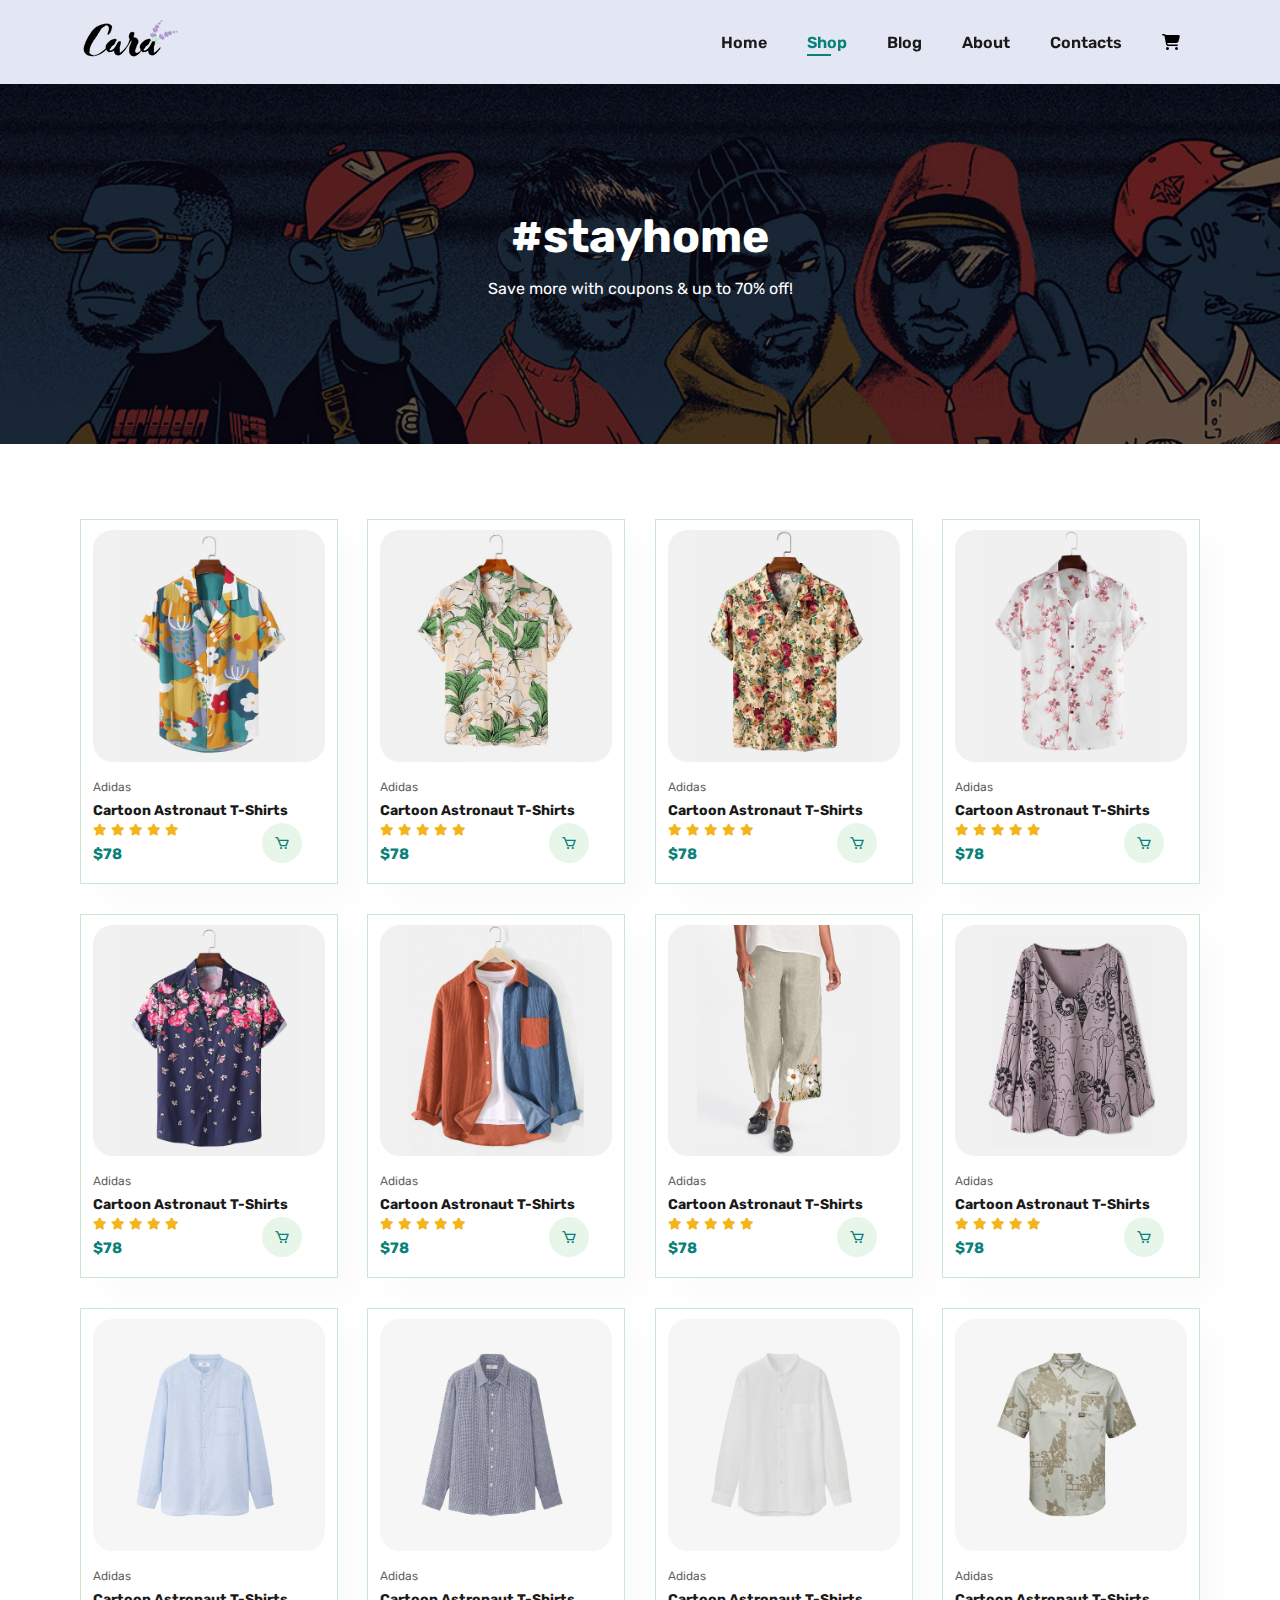
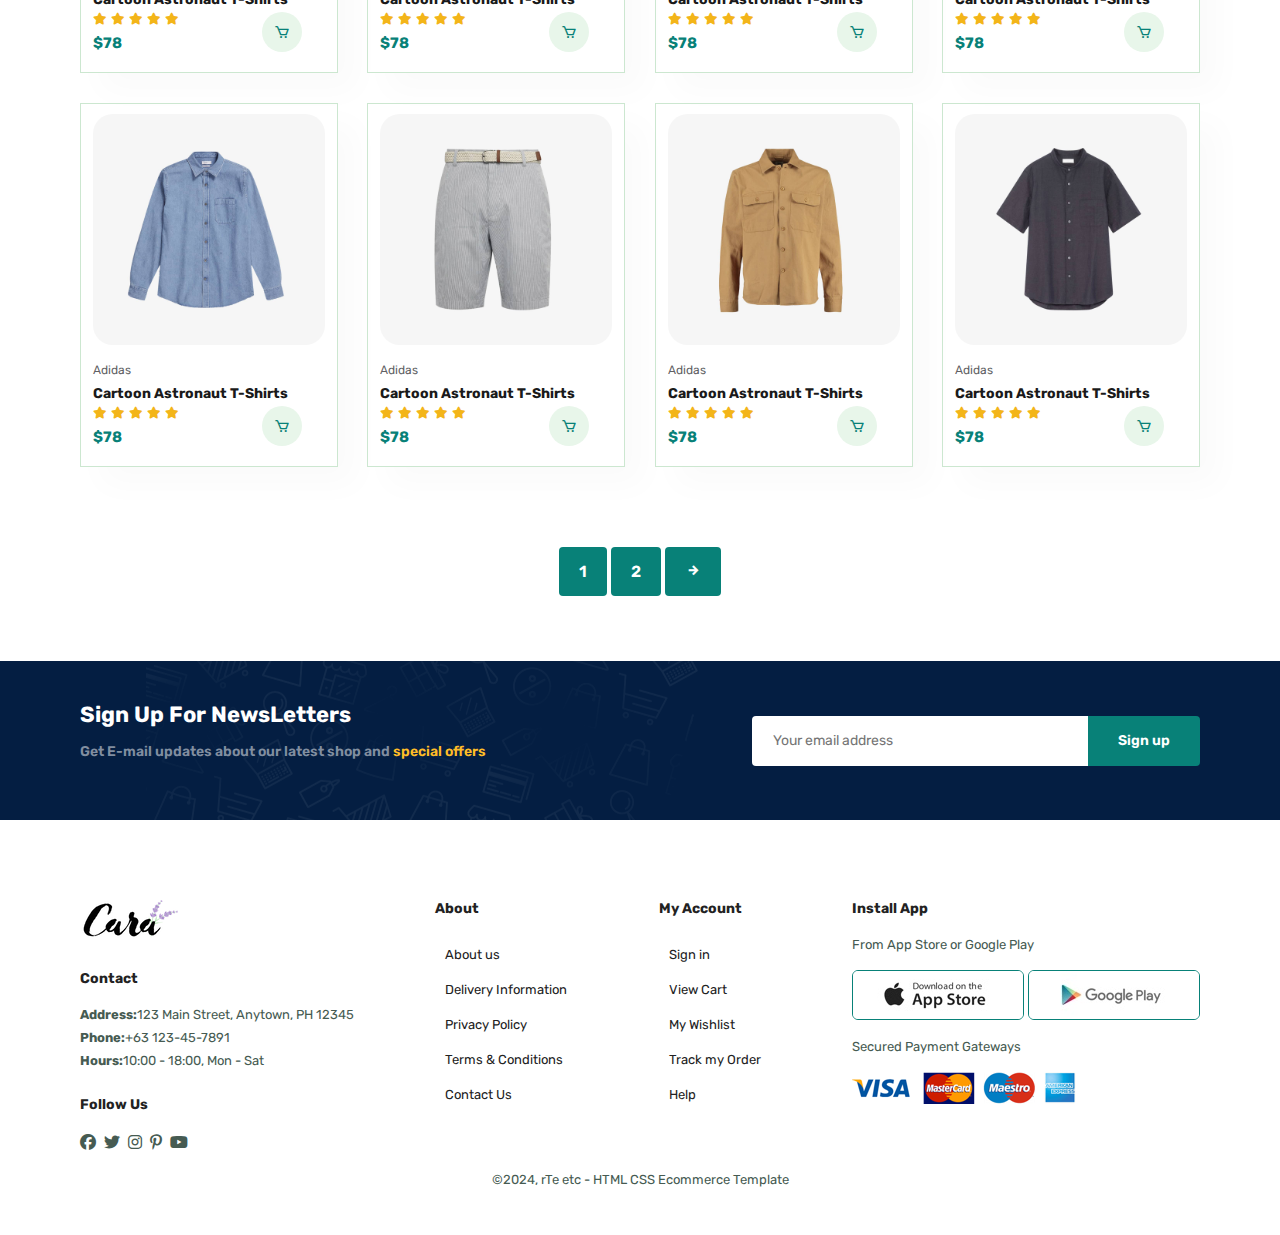
<file: shop.html>
<!DOCTYPE html>
<html lang="en">
  <head>
    <meta charset="UTF-8" />
    <meta name="viewport" content="width=device-width, initial-scale=1.0" />
    <title>E-Commerce</title>
    <link rel="stylesheet" href="style.css" />
    <link
      rel="stylesheet"
      href="https://cdnjs.cloudflare.com/ajax/libs/font-awesome/6.5.1/css/all.min.css"
    />
    <link rel="stylesheet" href="https://unpkg.com/boxicons@2.1.4/css/boxicons.min.css">
  </head>
  <body>
    <!-- Header  -->
    <section id="header">
      <a href="#"><img src="/img/logo.png" class="logo" alt="Logo" /></a>
      <div>
        <ul id="navbar">
          <li><a href="index.html">Home</a></li>
          <li><a href="shop.html" class="active">Shop</a></li>
          <li><a href="blog.html">Blog</a></li>
          <li><a href="about.html">About</a></li>
          <li><a href="contact.html">Contacts</a></li>
          <li>
            <a id="lg-bag" href="cart.html"
              ><i class="fa-solid fa-cart-shopping" style="color: #000000"></i
            ></a>
          </li>
          <a href="#" id="close"><i class="fa-solid fa-xmark"></i></i></a>
        </ul>
      </div>
      <div id="mobile">
        <i id="bar" class="fa-solid fa-bars"></i>
        <a href="cart.html"
          ><i class="fa-solid fa-cart-shopping" style="color: #000000"></i
        ></a>
      </div>
    </section>
    <!-- Hero -->
    <section id="page-header">
      <h2>#stayhome</h2>
      <p>Save more with coupons & up to 70% off!</p>
    </section>
    <!-- Shop Product  -->
    <section id="product1" class="section-p1">
      <div class="pro-container">
        <div class="pro">
          <img src="img/products/f1.jpg" alt="" />
          <div class="des">
            <span>Adidas</span>
            <h5>Cartoon Astronaut T-Shirts</h5>
            <div class="star">
              <i class="fa-solid fa-star"></i>
              <i class="fa-solid fa-star"></i>
              <i class="fa-solid fa-star"></i>
              <i class="fa-solid fa-star"></i>
              <i class="fa-solid fa-star"></i>
            </div>
            <h4>$78</h4>
          </div>
          <a href=""><i class='bx bx-cart cart'></i></a>
        </div>
        <div class="pro">
          <img src="img/products/f2.jpg" alt="" />
          <div class="des">
            <span>Adidas</span>
            <h5>Cartoon Astronaut T-Shirts</h5>
            <div class="star">
              <i class="fa-solid fa-star"></i>
              <i class="fa-solid fa-star"></i>
              <i class="fa-solid fa-star"></i>
              <i class="fa-solid fa-star"></i>
              <i class="fa-solid fa-star"></i>
            </div>
            <h4>$78</h4>
          </div>
          <a href=""><i class='bx bx-cart cart'></i></a>
        </div>
        <div class="pro">
          <img src="img/products/f3.jpg" alt="" />
          <div class="des">
            <span>Adidas</span>
            <h5>Cartoon Astronaut T-Shirts</h5>
            <div class="star">
              <i class="fa-solid fa-star"></i>
              <i class="fa-solid fa-star"></i>
              <i class="fa-solid fa-star"></i>
              <i class="fa-solid fa-star"></i>
              <i class="fa-solid fa-star"></i>
            </div>
            <h4>$78</h4>
          </div>
          <a href=""><i class='bx bx-cart cart'></i></a>
        </div>
        <div class="pro">
          <img src="img/products/f4.jpg" alt="" />
          <div class="des">
            <span>Adidas</span>
            <h5>Cartoon Astronaut T-Shirts</h5>
            <div class="star">
              <i class="fa-solid fa-star"></i>
              <i class="fa-solid fa-star"></i>
              <i class="fa-solid fa-star"></i>
              <i class="fa-solid fa-star"></i>
              <i class="fa-solid fa-star"></i>
            </div>
            <h4>$78</h4>
          </div>
          <a href=""><i class='bx bx-cart cart'></i></a>
        </div>
        <div class="pro">
          <img src="img/products/f5.jpg" alt="" />
          <div class="des">
            <span>Adidas</span>
            <h5>Cartoon Astronaut T-Shirts</h5>
            <div class="star">
              <i class="fa-solid fa-star"></i>
              <i class="fa-solid fa-star"></i>
              <i class="fa-solid fa-star"></i>
              <i class="fa-solid fa-star"></i>
              <i class="fa-solid fa-star"></i>
            </div>
            <h4>$78</h4>
          </div>
          <a href=""><i class='bx bx-cart cart'></i></a>
        </div>
        <div class="pro">
          <img src="img/products/f6.jpg" alt="" />
          <div class="des">
            <span>Adidas</span>
            <h5>Cartoon Astronaut T-Shirts</h5>
            <div class="star">
              <i class="fa-solid fa-star"></i>
              <i class="fa-solid fa-star"></i>
              <i class="fa-solid fa-star"></i>
              <i class="fa-solid fa-star"></i>
              <i class="fa-solid fa-star"></i>
            </div>
            <h4>$78</h4>
          </div>
          <a href=""><i class='bx bx-cart cart'></i></a>
        </div>
        <div class="pro">
          <img src="img/products/f7.jpg" alt="" />
          <div class="des">
            <span>Adidas</span>
            <h5>Cartoon Astronaut T-Shirts</h5>
            <div class="star">
              <i class="fa-solid fa-star"></i>
              <i class="fa-solid fa-star"></i>
              <i class="fa-solid fa-star"></i>
              <i class="fa-solid fa-star"></i>
              <i class="fa-solid fa-star"></i>
            </div>
            <h4>$78</h4>
          </div>
          <a href=""><i class='bx bx-cart cart'></i></a>
        </div>
        <div class="pro">
          <img src="img/products/f8.jpg" alt="" />
          <div class="des">
            <span>Adidas</span>
            <h5>Cartoon Astronaut T-Shirts</h5>
            <div class="star">
              <i class="fa-solid fa-star"></i>
              <i class="fa-solid fa-star"></i>
              <i class="fa-solid fa-star"></i>
              <i class="fa-solid fa-star"></i>
              <i class="fa-solid fa-star"></i>
            </div>
            <h4>$78</h4>
          </div>
          <a href=""><i class='bx bx-cart cart'></i></a>
        </div>
   
        <div class="pro">
          <img src="img/products/n1.jpg" alt="" />
          <div class="des">
            <span>Adidas</span>
            <h5>Cartoon Astronaut T-Shirts</h5>
            <div class="star">
              <i class="fa-solid fa-star"></i>
              <i class="fa-solid fa-star"></i>
              <i class="fa-solid fa-star"></i>
              <i class="fa-solid fa-star"></i>
              <i class="fa-solid fa-star"></i>
            </div>
            <h4>$78</h4>
          </div>
          <a href=""><i class='bx bx-cart cart'></i></a>
        </div>
        <div class="pro">
          <img src="img/products/n2.jpg" alt="" />
          <div class="des">
            <span>Adidas</span>
            <h5>Cartoon Astronaut T-Shirts</h5>
            <div class="star">
              <i class="fa-solid fa-star"></i>
              <i class="fa-solid fa-star"></i>
              <i class="fa-solid fa-star"></i>
              <i class="fa-solid fa-star"></i>
              <i class="fa-solid fa-star"></i>
            </div>
            <h4>$78</h4>
          </div>
          <a href=""><i class='bx bx-cart cart'></i></a>
        </div>
        <div class="pro">
          <img src="img/products/n3.jpg" alt="" />
          <div class="des">
            <span>Adidas</span>
            <h5>Cartoon Astronaut T-Shirts</h5>
            <div class="star">
              <i class="fa-solid fa-star"></i>
              <i class="fa-solid fa-star"></i>
              <i class="fa-solid fa-star"></i>
              <i class="fa-solid fa-star"></i>
              <i class="fa-solid fa-star"></i>
            </div>
            <h4>$78</h4>
          </div>
          <a href=""><i class='bx bx-cart cart'></i></a>
        </div>
        <div class="pro">
          <img src="img/products/n4.jpg" alt="" />
          <div class="des">
            <span>Adidas</span>
            <h5>Cartoon Astronaut T-Shirts</h5>
            <div class="star">
              <i class="fa-solid fa-star"></i>
              <i class="fa-solid fa-star"></i>
              <i class="fa-solid fa-star"></i>
              <i class="fa-solid fa-star"></i>
              <i class="fa-solid fa-star"></i>
            </div>
            <h4>$78</h4>
          </div>
          <a href=""><i class='bx bx-cart cart'></i></a>
        </div>
        <div class="pro">
          <img src="img/products/n5.jpg" alt="" />
          <div class="des">
            <span>Adidas</span>
            <h5>Cartoon Astronaut T-Shirts</h5>
            <div class="star">
              <i class="fa-solid fa-star"></i>
              <i class="fa-solid fa-star"></i>
              <i class="fa-solid fa-star"></i>
              <i class="fa-solid fa-star"></i>
              <i class="fa-solid fa-star"></i>
            </div>
            <h4>$78</h4>
          </div>
          <a href=""><i class='bx bx-cart cart'></i></a>
        </div>
        <div class="pro">
          <img src="img/products/n6.jpg" alt="" />
          <div class="des">
            <span>Adidas</span>
            <h5>Cartoon Astronaut T-Shirts</h5>
            <div class="star">
              <i class="fa-solid fa-star"></i>
              <i class="fa-solid fa-star"></i>
              <i class="fa-solid fa-star"></i>
              <i class="fa-solid fa-star"></i>
              <i class="fa-solid fa-star"></i>
            </div>
            <h4>$78</h4>
          </div>
          <a href=""><i class='bx bx-cart cart'></i></a>
        </div>
        <div class="pro">
          <img src="img/products/n7.jpg" alt="" />
          <div class="des">
            <span>Adidas</span>
            <h5>Cartoon Astronaut T-Shirts</h5>
            <div class="star">
              <i class="fa-solid fa-star"></i>
              <i class="fa-solid fa-star"></i>
              <i class="fa-solid fa-star"></i>
              <i class="fa-solid fa-star"></i>
              <i class="fa-solid fa-star"></i>
            </div>
            <h4>$78</h4>
          </div>
          <a href=""><i class='bx bx-cart cart'></i></a>
        </div>
        <div class="pro">
          <img src="img/products/n8.jpg" alt="" />
          <div class="des">
            <span>Adidas</span>
            <h5>Cartoon Astronaut T-Shirts</h5>
            <div class="star">
              <i class="fa-solid fa-star"></i>
              <i class="fa-solid fa-star"></i>
              <i class="fa-solid fa-star"></i>
              <i class="fa-solid fa-star"></i>
              <i class="fa-solid fa-star"></i>
            </div>
            <h4>$78</h4>
          </div>
          <a href=""><i class='bx bx-cart cart'></i></a>
        </div>
      </div>
    </section>
    <!-- Pagination  -->
    <section id="pagination" class="section-p1">
        <a href="#">1</a>
        <a href="#">2</a>
        <a href="#"><i class='bx bx-right-arrow-alt'></i></a>
    </section>
    <!-- Newsletter -->
    <section id="newsletter" class="section-p1 section-m1">
      <div class="newstext">
        <h4>Sign Up For NewsLetters</h4>
        <p>
          Get E-mail updates about our latest shop and
          <span>special offers</span>
        </p>
      </div>
      <div class="form">
        <input type="text" placeholder="Your email address" />
        <button class="normal">Sign up</button>
      </div>
    </section>
    <!-- Footer  -->
    <footer class="section-p1">
      <div class="col">
        <img class="logo" src="img/logo.png" alt="" />
        <h4>Contact</h4>
        <p><strong>Address:</strong>123 Main Street, Anytown, PH 12345</p>
        <p><strong>Phone:</strong>+63 123-45-7891</p>
        <p><strong>Hours:</strong>10:00 - 18:00, Mon - Sat</p>
        <div class="follow">
          <h4>Follow Us</h4>
          <div class="icon">
            <i class="fa-brands fa-facebook"></i>
            <i class="fa-brands fa-twitter"></i>
            <i class="fa-brands fa-instagram"></i>
            <i class="fa-brands fa-pinterest-p"></i>
            <i class="fa-brands fa-youtube"></i>
          </div>
        </div>
      </div>
      <div class="col">
        <h4>About</h4>
        <a href="#">About us</a>
        <a href="#">Delivery Information</a>
        <a href="#">Privacy Policy</a>
        <a href="#">Terms & Conditions</a>
        <a href="#">Contact Us</a>
      </div>

      <div class="col">
        <h4>My Account</h4>
        <a href="#">Sign in</a>
        <a href="#">View Cart</a>
        <a href="#">My Wishlist</a>
        <a href="#">Track my Order</a>
        <a href="#">Help</a>
      </div>

      <div class="col install">
        <h4>Install App</h4>
        <p>From App Store or Google Play</p>
        <div class="row">
          <img src="img/pay/app.jpg" alt="" />
          <img src="img/pay/play.jpg" alt="" />
        </div>
        <p>Secured Payment Gateways</p>
        <img src="img/pay/pay.png" alt="" />
      </div>

      <div class="copyright">
        <p>©2024, rTe etc - HTML CSS Ecommerce Template</p>
      </div>
    </footer>
    <script>
      document.addEventListener('DOMContentLoaded', function() {
    document.querySelector('.pro-container').addEventListener('click', function(event) {
      if (event.target.closest('.pro')) {
        window.location.href = 'sproduct.html';
      }
    });
  });
    </script>
    <script src="script.js"></script>
  </body>
</html>
</file>
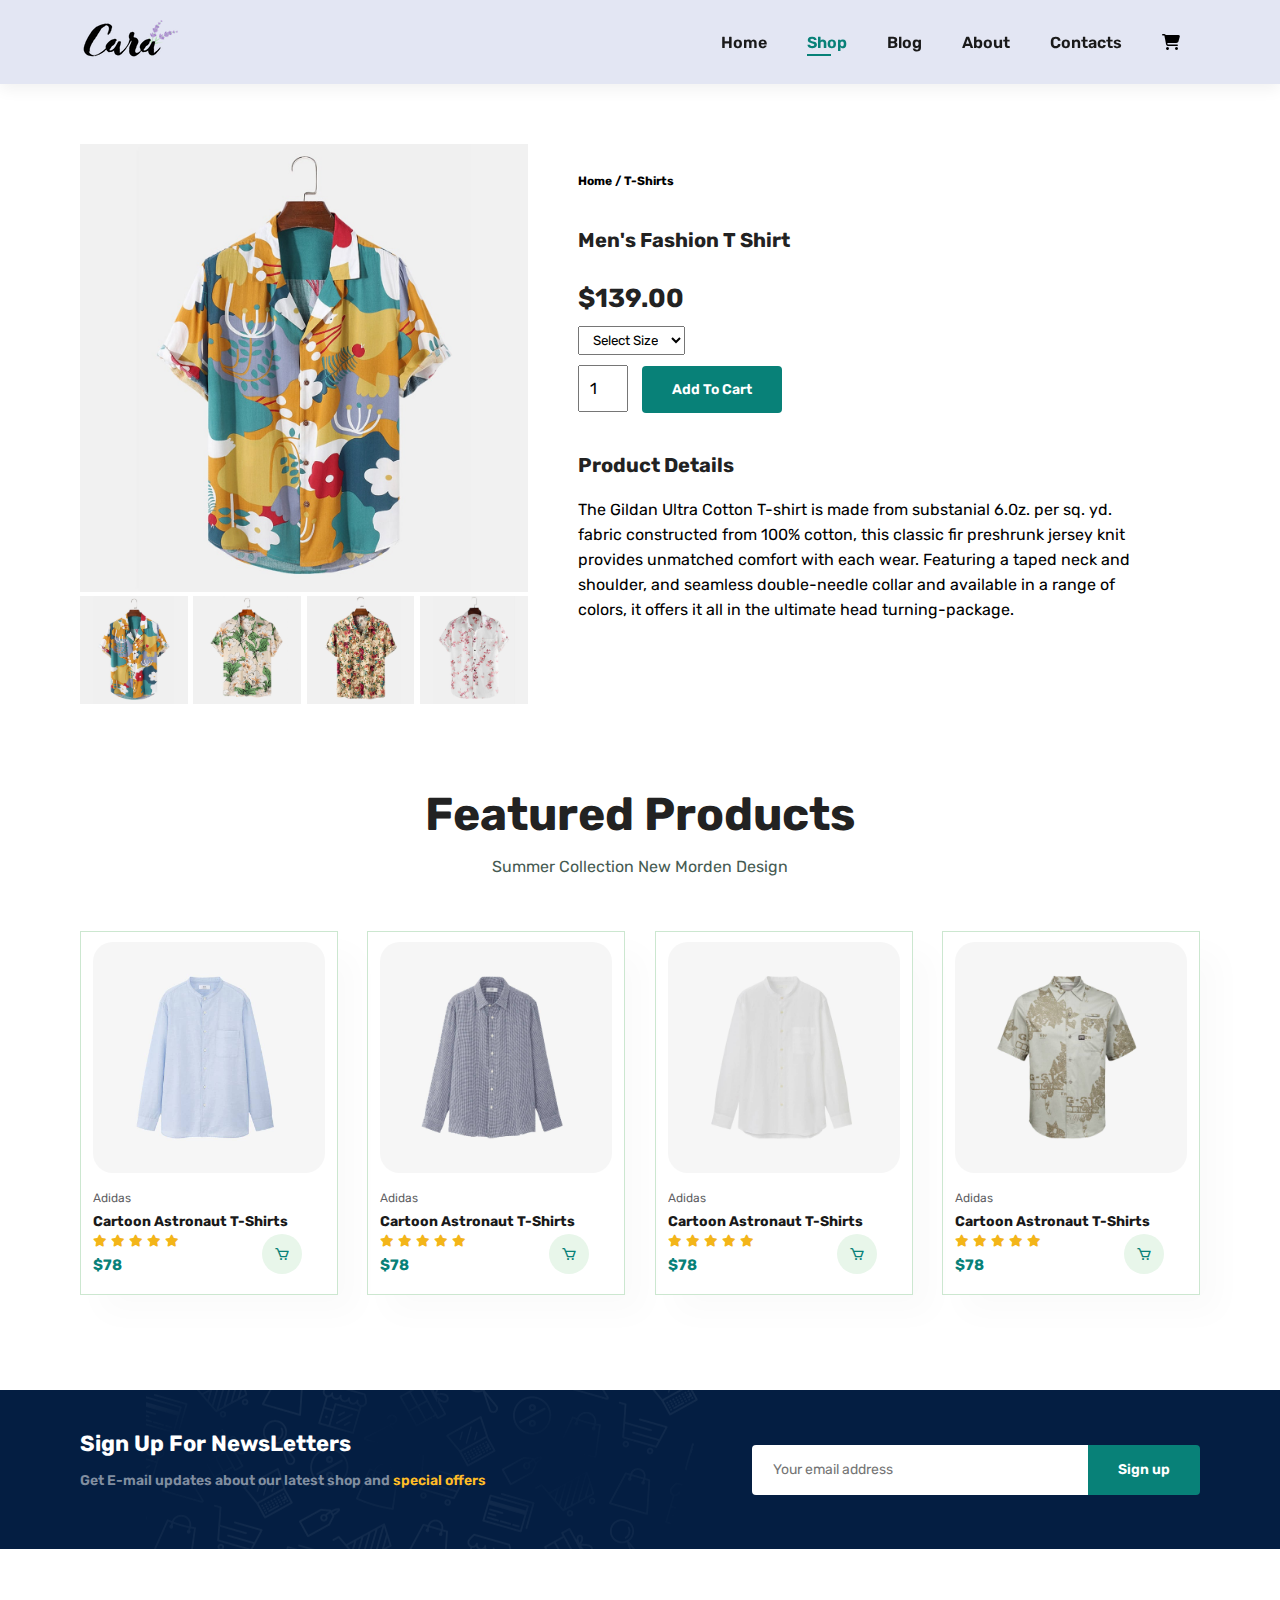
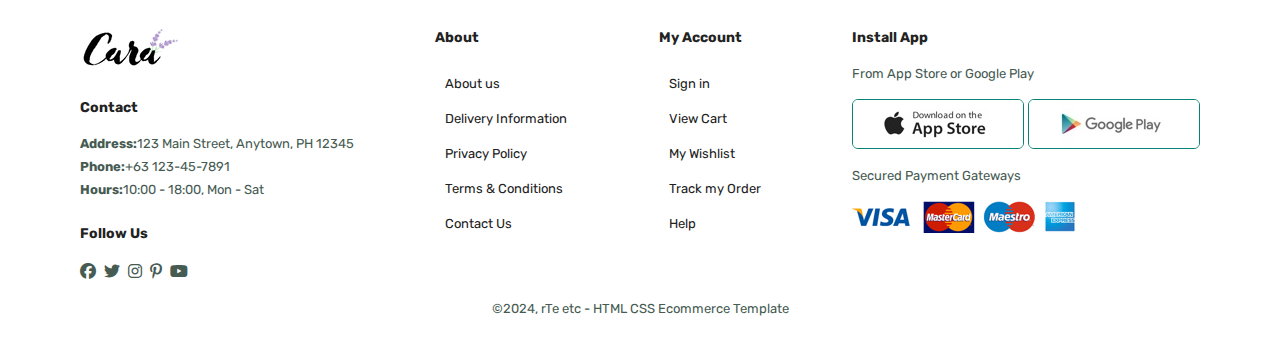
<file: sproduct.html>
<!DOCTYPE html>
<html lang="en">
  <head>
    <meta charset="UTF-8" />
    <meta name="viewport" content="width=device-width, initial-scale=1.0" />
    <title>E-Commerce</title>
    <link rel="stylesheet" href="style.css" />
    <link
      rel="stylesheet"
      href="https://cdnjs.cloudflare.com/ajax/libs/font-awesome/6.5.1/css/all.min.css"
    />
    <link rel="stylesheet" href="https://unpkg.com/boxicons@2.1.4/css/boxicons.min.css">
  </head>
  <body>
    <!-- Header  -->
    <section id="header">
      <a href="#"><img src="/img/logo.png" class="logo" alt="Logo" /></a>
      <div>
        <ul id="navbar">
          <li><a href="index.html">Home</a></li>
          <li><a href="shop.html" class="active">Shop</a></li>
          <li><a href="blog.html">Blog</a></li>
          <li><a href="about.html">About</a></li>
          <li><a href="contact.html">Contacts</a></li>
          <li>
            <a id="lg-bag" href="cart.html"
              ><i class="fa-solid fa-cart-shopping" style="color: #000000"></i
            ></a>
          </li>
          <a href="#" id="close"><i class="fa-solid fa-xmark"></i></i></a>
        </ul>
      </div>
      <div id="mobile">
        <i id="bar" class="fa-solid fa-bars"></i>
        <a href="cart.html"
          ><i class="fa-solid fa-cart-shopping" style="color: #000000"></i
        ></a>
      </div>
    </section>
    <!-- Product Details  -->
    <section id="prodetails" class="section-p1">
        <div class="single-pro-image">
            <img src="img/products/f1.jpg" width="100%" id="MainImg" alt="">
            <div class="small-img-group">
                <div class="small-img-col">
                    <img src="img/products/f1.jpg" width="100%" class="small-img" alt="">
                </div>
                <div class="small-img-col">
                    <img src="img/products/f2.jpg" width="100%" class="small-img" alt="">
                </div>
                <div class="small-img-col">
                    <img src="img/products/f3.jpg" width="100%" class="small-img" alt="">
                </div>
                <div class="small-img-col">
                    <img src="img/products/f4.jpg" width="100%" class="small-img" alt="">
                </div>
            </div>
        </div>

            <div class="single-pro-details">
                <h6>Home / T-Shirts</h6>
                <h4>Men's Fashion T Shirt</h4>
                <h2>$139.00</h2>
                <select>
                    <option>Select Size</option>
                    <option >XL</option>
                    <option >XXL</option>
                    <option >Large</option>
                    <option >Small</option>
                </select>
                <input type="number" value="1">
                <button class="normal">Add To Cart</button>
                <h4>Product Details</h4>
                <span>The Gildan Ultra Cotton T-shirt is made from substanial 6.0z. per sq. yd. fabric constructed from 100% cotton, this classic fir preshrunk jersey knit provides
                    unmatched comfort with each wear. Featuring a taped neck and shoulder, and seamless double-needle collar and available in a range of colors, it offers it all in
                    the ultimate head turning-package.</span>
             </div>
    </section>
    <!-- Product section  -->
    <section id="product1" class="section-p1">
        <h2>Featured Products</h2>
        <p>Summer Collection New Morden Design</p>
        <div class="pro-container">
          <div class="pro">
            <img src="img/products/n1.jpg" alt="" />
            <div class="des">
              <span>Adidas</span>
              <h5>Cartoon Astronaut T-Shirts</h5>
              <div class="star">
                <i class="fa-solid fa-star"></i>
                <i class="fa-solid fa-star"></i>
                <i class="fa-solid fa-star"></i>
                <i class="fa-solid fa-star"></i>
                <i class="fa-solid fa-star"></i>
              </div>
              <h4>$78</h4>
            </div>
            <a href=""><i class='bx bx-cart cart'></i></a>
          </div>
          <div class="pro">
            <img src="img/products/n2.jpg" alt="" />
            <div class="des">
              <span>Adidas</span>
              <h5>Cartoon Astronaut T-Shirts</h5>
              <div class="star">
                <i class="fa-solid fa-star"></i>
                <i class="fa-solid fa-star"></i>
                <i class="fa-solid fa-star"></i>
                <i class="fa-solid fa-star"></i>
                <i class="fa-solid fa-star"></i>
              </div>
              <h4>$78</h4>
            </div>
            <a href=""><i class='bx bx-cart cart'></i></a>
          </div>
          <div class="pro">
            <img src="img/products/n3.jpg" alt="" />
            <div class="des">
              <span>Adidas</span>
              <h5>Cartoon Astronaut T-Shirts</h5>
              <div class="star">
                <i class="fa-solid fa-star"></i>
                <i class="fa-solid fa-star"></i>
                <i class="fa-solid fa-star"></i>
                <i class="fa-solid fa-star"></i>
                <i class="fa-solid fa-star"></i>
              </div>
              <h4>$78</h4>
            </div>
            <a href=""><i class='bx bx-cart cart'></i></a>
          </div>
          <div class="pro">
            <img src="img/products/n4.jpg" alt="" />
            <div class="des">
              <span>Adidas</span>
              <h5>Cartoon Astronaut T-Shirts</h5>
              <div class="star">
                <i class="fa-solid fa-star"></i>
                <i class="fa-solid fa-star"></i>
                <i class="fa-solid fa-star"></i>
                <i class="fa-solid fa-star"></i>
                <i class="fa-solid fa-star"></i>
              </div>
              <h4>$78</h4>
            </div>
            <a href=""><i class='bx bx-cart cart'></i></a>
          </div>
        </div>
      </section>
    <!-- Newsletter -->
    <section id="newsletter" class="section-p1 section-m1">
      <div class="newstext">
        <h4>Sign Up For NewsLetters</h4>
        <p>
          Get E-mail updates about our latest shop and
          <span>special offers</span>
        </p>
      </div>
      <div class="form">
        <input type="text" placeholder="Your email address" />
        <button class="normal">Sign up</button>
      </div>
    </section>
    <!-- Footer  -->
    <footer class="section-p1">
      <div class="col">
        <img class="logo" src="img/logo.png" alt="" />
        <h4>Contact</h4>
        <p><strong>Address:</strong>123 Main Street, Anytown, PH 12345</p>
        <p><strong>Phone:</strong>+63 123-45-7891</p>
        <p><strong>Hours:</strong>10:00 - 18:00, Mon - Sat</p>
        <div class="follow">
          <h4>Follow Us</h4>
          <div class="icon">
            <i class="fa-brands fa-facebook"></i>
            <i class="fa-brands fa-twitter"></i>
            <i class="fa-brands fa-instagram"></i>
            <i class="fa-brands fa-pinterest-p"></i>
            <i class="fa-brands fa-youtube"></i>
          </div>
        </div>
      </div>
      <div class="col">
        <h4>About</h4>
        <a href="#">About us</a>
        <a href="#">Delivery Information</a>
        <a href="#">Privacy Policy</a>
        <a href="#">Terms & Conditions</a>
        <a href="#">Contact Us</a>
      </div>

      <div class="col">
        <h4>My Account</h4>
        <a href="#">Sign in</a>
        <a href="#">View Cart</a>
        <a href="#">My Wishlist</a>
        <a href="#">Track my Order</a>
        <a href="#">Help</a>
      </div>

      <div class="col install">
        <h4>Install App</h4>
        <p>From App Store or Google Play</p>
        <div class="row">
          <img src="img/pay/app.jpg" alt="" />
          <img src="img/pay/play.jpg" alt="" />
        </div>
        <p>Secured Payment Gateways</p>
        <img src="img/pay/pay.png" alt="" />
      </div>

      <div class="copyright">
        <p>©2024, rTe etc - HTML CSS Ecommerce Template</p>
      </div>
    </footer>

    <script>
     document.addEventListener('DOMContentLoaded', function() {
        var MainImg = document.querySelector('#MainImg');
        var smallimg = document.querySelectorAll(".small-img");

        smallimg.forEach(function(item, index) {
            item.onclick = function() {
                MainImg.src = smallimg[index].src;
            };
        });
    });
    </script>
    <script src="script.js"></script>
  </body>
</html>
</file>
<file: style.css>
@import url("https://fonts.googleapis.com/css2?family=Protest+Strike&family=Rubik:ital,wght@0,300..900;1,300..900&display=swap");

* {
  margin: 0;
  padding: 0;
  box-sizing: border-box;
  font-family: "Rubik", sans-serif;
}

html {
  scroll-behavior: smooth;
}

/* Global Styles */

h1 {
  font-size: 50px;
  line-height: 64px;
  color: #222;
}

h2 {
  font-size: 46px;
  line-height: 54px;
  color: #222;
}

h4 {
  font-size: 20px;
  color: #222;
}

h6 {
  font-weight: 700;
  font-size: 12px;
}

p {
  font-size: 16px;
  color: #465b52;
  margin: 15px 0 20px 0;
}

.section-p1 {
  padding: 40px 80px;
}

.section-m1 {
  margin: 40px 0;
}

button.normal {
  font-size: 14px;
  font-weight: 600;
  padding: 15px 30px;
  color: #000;
  background-color: #fff;
  border-radius: 4px;
  cursor: pointer;
  border: none;
  outline: none;
  transition: 0.2s;
}

button.white {
  font-size: 13px;
  font-weight: 600;
  padding: 11px 18px;
  color: #fff;
  background-color: transparent;
  cursor: pointer;
  border: 1px solid #fff;
  outline: none;
  transition: 0.2s;
}

body {
  width: 100%;
}

/* Header Start */
#header {
  display: flex;
  align-items: center;
  justify-content: space-between;
  padding: 20px 80px;
  background-color: #e3e6f3;
  box-shadow: 0 5px 15px rgba(0, 0, 0, 0.06);
  z-index: 999;
  position: sticky;
  top: 0;
  left: 0;
}

#navbar {
  display: flex;
  align-items: center;
  justify-content: center;
}

#navbar li {
  list-style-type: none;
  padding: 0 20px;
  position: relative;
}

#navbar li a {
  text-decoration: none;
  font-size: 16px;
  font-weight: 600;
  color: #1a1a1a;
  transition: 0.3s ease;
}

#navbar li a:hover,
#navbar li a.active{
  color: #088178;
}

#navbar li a.active::after,
#navbar li a:hover::after {
  content: "";
  width: 30%;
  height: 2px;
  background: #088178;
  position: absolute;
  bottom: -4px;
  left: 20px;
}

#mobile {
  display: none;
  align-items: center;
}

#close {
  display: none;
}

/* Home page  */
#hero {
  background-image: url("img/hero4.png");
  height: 90vh;
  width: 100%;
  background-size: cover;
  background-position: top 20% right 0;
  padding: 0 80px;
  display: flex;
  flex-direction: column;
  align-items: flex-start;
  justify-content: center;
}

#hero h4 {
  padding-bottom: 15px;
}

#hero h1 {
  color: #088178;
}

#hero button {
  background-image: url("img/button.png");
  background-color: transparent;
  color: #088178;
  border: 0;
  padding: 14px 80px 14px 65px;
  background-repeat: no-repeat;
  cursor: pointer;
  font-weight: 700;
  font-size: 15px;
}

/* feature  */
#feature {
  display: flex;
  align-items: center;
  justify-content: space-between;
  flex-wrap: wrap;
}

#feature .fe-box {
  width: 180px;
  text-align: center;
  padding: 25px 15px;
  box-shadow: 20px 20px 34px rgba(0, 0, 0, 0.03);
  border: 1px solid #cce7d0;
  border-radius: 4px;
  margin: 15px 0;
}

#feature .fe-box img {
  width: 100%;
  margin-bottom: 10px;
}

#feature .fe-box:hover {
  box-shadow: 10px 10px 54px rgba(70, 60, 221, 0.1);
}

#feature .fe-box h6 {
  display: inline-block;
  padding: 9px 8px 6px 8px;
  line-height: 1;
  border-radius: 4px;
  color: #088178;
  background-color: #fddde4;
}

#feature .fe-box:nth-child(2) h6 {
  background-color: #cdebbc;
}

#feature .fe-box:nth-child(3) h6 {
  background-color: #d1e8f2;
}

#feature .fe-box:nth-child(4) h6 {
  background-color: #ccd4f8;
}

#feature .fe-box:nth-child(5) h6 {
  background-color: #f6dbf6;
}
#feature .fe-box:nth-child(6) h6 {
  background-color: #fff2e5;
}

#product1 {
  text-align: center;
}

#product1 .pro-container {
  display: flex;
  justify-content: space-between;
  padding-top: 20px;
  flex-wrap: wrap;
}

#product1 .pro {
  width: 23%;
  min-width: 250px;
  padding: 10px 12px;
  border: 1px solid #cce7d0;
  cursor: pointer;
  box-shadow: 20px 20px 30px rgba(0, 0, 0, 0.02);
  margin: 15px 0px;
  transform: 0.2s ease;
  position: relative;
}

#product1 .pro:hover {
  box-shadow: 20px 20px 30px rgba(0, 0, 0, 0.06);
}

#product1 .pro img {
  width: 100%;
  border-radius: 20px;
}

#product1 .pro .des {
  text-align: start;
  padding: 10px 0;
}
#product1 .pro .des span {
  color: #606063;
  font-size: 12px;
}

#product1 .pro .des h5 {
  padding-top: 7px;
  color: #1a1a1a;
  font-size: 14px;
}

#product1 .pro .des i {
  font-size: 12px;
  color: rgb(243, 181, 25);
}

#product1 .pro .des h4 {
  padding-top: 7px;
  font-size: 15px;
  font-weight: 700;
  color: #088178;
}

#product1 .pro .cart {
  width: 40px;
  height: 40px;
  line-height: 40px;
  border-radius: 50px;
  background-color: #e8f6ea;
  font-weight: 500;
  color: #088178;
  position: absolute;
  bottom: 20px;
  right: 35px;
}

/* Banner */
#banner {
  display: flex;
  flex-direction: column;
  justify-content: center;
  text-align: center;
  align-items: center;
  background-image: url(img/banner/b2.jpg);
  width: 100%;
  height: 40vh;
  background-size: cover;
  background-position: center;
}

#banner h4 {
  color: #fff;
  font-size: 16px;
}

#banner h2 {
  color: #fff;
  padding: 10px 0;
  font-size: 30px;
}

#banner h2 span {
  color: #ef3636;
}

#banner button:hover {
  background-color: #088178;
  color: #fff;
}

/* banner */
#sm-banner {
  display: flex;
  justify-content: space-between;
  flex-wrap: wrap;
}

#sm-banner .banner-box {
  display: flex;
  flex-direction: column;
  justify-content: center;
  align-items: center;
  text-align: center;
  background-image: url(img/banner/b17.jpg);
  width: 48%;
  height: 50vh;
  background-size: cover;
  background-position: center;
}

#sm-banner .banner-box2 {
  background-image: url(img/banner/b10.jpg);
  display: flex;
  flex-direction: column;
  justify-content: center;
  align-items: flex-start;
  text-align: center;
  width: 48%;
  height: 50vh;
  background-size: cover;
  background-position: center;
  padding: 30px;
}

#sm-banner h4 {
  color: #fff;
  font-size: 20px;
  font-weight: 300;
}
#sm-banner h2 {
  color: #fff;
  font-size: 28px;
  font-weight: 800;
}

#sm-banner span {
  color: #fff;
  font-size: 14px;
  font-weight: 500;
  padding-bottom: 15px;
}

#sm-banner .banner-box:hover button {
  background: #088178;
  border: 1px solid #088178;
}

#banner3 {
  display: flex;
  justify-content: space-between;
  flex-wrap: wrap;
  padding: 0px 80px;
}

#banner3 .banner-box {
  display: flex;
  flex-direction: column;
  justify-content: center;
  align-items: flex-start;
  background-image: url(img/banner/b7.jpg);
  min-width: 30%;
  height: 30vh;
  background-size: cover;
  background-position: center;
  padding: 20px;
  margin-bottom: 20px;
}

#banner3 h2 {
  color: #fff;
  font-weight: 900;
  font-size: 22px;
}
#banner3 h3 {
  color: #fff;
  font-weight: 800;
  font-size: 15px;
}

#banner3 .banner-box2 {
  background-image: url(img/banner/b4.jpg);
}

#banner3 .banner-box3 {
  background-image: url(img/banner/b18.jpg);
}

#banner h2 {
  color: #fff;
  font-weight: 900;
  font-size: 22px;
}
#banner3 h3 {
  color: #ec544e;
  font-weight: 800;
  font-size: 15px;
}

#newsletter {
  display: flex;
  justify-content: space-between;
  flex-wrap: wrap;
  align-items: center;
  background-image: url("/img/banner/b14.png");
  background-repeat: no-repeat;
  background-position: 20% 30%;
  background-color: #041e42;
}

#newsletter h4 {
  font-size: 22px;
  font-weight: 700;
  color: #fff;
}

#newsletter p {
  font-size: 14px;
  font-weight: 600;
  color: #818ea0;
}
#newsletter p span {
  color: #ffbd27;
}

#newsletter .form {
  display: flex;
  width: 40%;
}

#newsletter input {
  height: 3.125rem;
  padding: 0 1.25rem;
  font-size: 14px;
  width: 100%;
  border: 1px solid transparent;
  border-radius: 4px;
  outline: none;
  border-top-right-radius: 0;
  border-bottom-right-radius: 0;
}

#newsletter button {
  background-color: #088178;
  color: #fff;
  white-space: nowrap;
  border-top-left-radius: 0;
  border-bottom-left-radius: 0;
}

/* footer  */

footer {
  display: flex;
  flex-wrap: wrap;
  justify-content: space-between;
}

footer .col {
  display: flex;
  align-items: flex-start;
  margin-bottom: 20px;
  flex-direction: column;
}

footer .logo {
  margin-bottom: 30px;
}

footer h4 {
  font-size: 14px;
  padding-bottom: 20px;
}

footer p {
  font-size: 13px;
  margin: 0 0 8px 0;
}

footer a {
  font-size: 13px;
  text-decoration: none;
  color: #222;
  margin: 10px;
}

footer .follow {
  margin-top: 20px;
}

footer .follow i {
  color: #465b52;
  padding-right: 4px;
  cursor: pointer;
}

footer .install .row img {
  border: 1px solid #088178;
  border-radius: 6px;
}

footer .install img {
  margin: 10px 0 15px 0;
}

footer .follow i:hover,
footer a:hover {
  color: #088178;
}

footer .copyright {
  width: 100%;
  text-align: center;
}


/* Shop Page  */

#page-header {
  background-image: url("img/banner/b1.jpg");
  width: 100%;
  height: 40vh;
  display: flex;
  text-align: center;
  justify-content: center;
  flex-direction: column;
  padding: 14px;
  background-size: cover;
}

#page-header h2,
#page-header p {
  color: #fff;
}

#pagination{
  text-align: center;
}

#pagination a{
  text-decoration: none;
  background-color: #088178;
  padding: 15px 20px;
  border-radius: 4px;
  color: #fff;
  font-weight: 600;
}

#pagination a i{
  font-weight: 600;
  font-size: 16px;
}

#prodetails{
  display: flex;
  margin-top: 20px;
}



#prodetails .single-pro-image{
  width: 40%;
  margin-right: 50px;

}

.small-img-group{
  display:flex;
  justify-content: space-between;
}

.small-img-col{
flex-basis: 24%;
cursor: pointer;
}

#prodetails .single-pro-details{
  width: 50%;
  padding-top: 30px;

}

#prodetails .single-pro-details h4{
  padding: 40px 0 20px 0 ;
}
#prodetails .single-pro-details h2{
  font-size: 26px;
}

#prodetails .single-pro-details select{
  display: block;
  padding: 5px 10px;
  margin-bottom: 10px;
}

#prodetails .single-pro-details input{
  width: 50px;
  height: 47px;
  padding-left: 10px;
  font-size: 16px;
  margin-right: 10px;
}

#prodetails .single-pro-details input:focus{
  outline: none;
}

#prodetails .single-pro-details button{
  background: #088178;
  color: #fff;
}

#prodetails .single-pro-details span{
  line-height: 25px;
}

/* BLOG  */

#page-header.blog-header{
  background-image: url("img/banner/b19.jpg");

}

#blog{
  padding: 150px 150px 0 150px;


}

#blog .blog-box{
  display: flex;
  align-items: center;
  width: 100%;
  position: relative;
  padding-bottom: 90px;
}

#blog .blog-img{
  width: 50%;
  margin-right: 40px;
}

#blog img{
  width: 100%;
  height: 300px;
  object-fit: cover;
}

#blog .blog-details{
  width: 50%;
}

#blog .blog-details a{
  text-decoration: none;
  font-size: 11px;
  color: #000;
  font-weight: 700;
  position: relative;
  transition: 0.4s;
}
#blog .blog-details a::after{
  content:"";
  width: 50px;
  height: 1px;
  background-color: #000;
  position: absolute;
  top: 4px;
  right: -60px;
  transition: 0.4s;
}

#blog .blog-details a:hover{
  color: #088178;
}

#blog .blog-details a:hover::after{
  background-color: #088178;
}

#blog .blog-box h1{
  position: absolute;
  top: -45px;
  left: 0;
  font-size: 70px;
  font-weight: 700;
  color: #c9cbce;
  z-index: -99;
}

/* About  */

#page-header.about-header{
  background-image: url("img/about/banner.png");
}

#about-head{
  display: flex;
  align-items: center;
}

#about-head img{
  width: 50%;
  height: auto;
}

#about-head div{
  padding-left: 40px;

}

#about-app{
  text-align: center;

}

#about-app .video{
  width: 70%;
  height: 100%;
  margin: 30px auto 0 auto;
}

#about-app .video video{
  width: 100%;
  height: 100%;
  border-radius: 20px;
}

/* CONTACT PAGE */

#contact-details{
  display: flex;
  align-items: center;
  justify-content: space-between;
}


#contact-details .details{
  width: 40%;

}

#contact-details .details span,
#form-details form span{
  font-size: 12px;

}

#contact-details .details h2,
#form-details form h2{
  font-size: 26px;
  line-height: 35px;
  padding:20px 0;
}

#contact-details .details h3{
  font-size: 16px;
  padding-bottom: 15px;
}

#contact-details .details li{
  list-style-type: none;
  display: flex;
  padding: 10px 0;
}

#contact-details .details li i{
  font-size: 14px;
  padding-right: 22px;
}

#contact-details .details li p{
  margin: 0;
  font-size: 14px;
}


#form-details{
  display: flex;
  justify-content: space-between;
  margin: 30px;
  padding: 80px;
  border: 1px solid #e1e1e1;
}


#form-details form{
  width: 65%;
  display: flex;
  flex-direction: column;
  align-items: flex-start;
}

#form-details form input,
#form-details form textarea{
  width: 100%;
  padding: 12px 15px;
  outline: none;
  margin-bottom: 20px;
  border: 1px solid #e1e1e1;
}

#form-details form button{
  background-color: #088178;
  color: #fff;
}

#form-details .people div{
  padding-bottom: 25px;
  display: flex;
  align-items: flex-start;
}

#form-details .people div img{
  width: 65px;
  height: 65px;
  object-fit: cover;
  margin-right: 15px;
}

#form-details .people div p {
  margin: 0;
  font-size: 13px;
  line-height: 25px;
}

#form-details .people div p span{
  display: block;
  font-size: 16px;
  font-weight: 600;
  color: #000;

}

/* CART */
#cart{
  overflow-x: auto;
}


#cart table{
  width: 100%;
  border-collapse: collapse;
  table-layout: fixed;
  white-space: nowrap;

}

#cart table img{
  width: 70px;
}

#cart table td:nth-child(1){
  width: 100px;
  text-align: center;
}
#cart table td:nth-child(2){
  width: 150px;
  text-align: center;
}
#cart table td:nth-child(3){
  width: 200px;
  text-align: center;
}
#cart table td:nth-child(4),
#cart table td:nth-child(5),
#cart table td:nth-child(6){
  width: 150px;
  text-align: center;
}

#cart table td:nth-child(5) input{
  width: 70px;
  padding: 10px 5px 10px 15px;
}

#cart table thead{
  border: 1px solid #e2e9e1;
  border-left: none;
  border-right: none;
}

#cart table thead td{
  font-weight: 700;
  text-transform: uppercase;
  font-size: 13px;
  padding: 18px 0;
}
#cart table tbody tr td{
 padding-top: 15px;

}

#cart table tbody td{
  font-size: 13px;
  
 }

 #cart-add{
  display: flex;
  flex-wrap: wrap;
  justify-content: space-between;
 }

 #coupon{
  width: 50%;
  margin-bottom: 30px;
 }

 #coupon h3{
  padding-bottom: 15px;
 }
 #coupon input{
  padding: 10px 20px;
  outline: none;
  width: 60%;
  margin-right: 10px;
  border: 1px solid #e2e9e1;
 }
 
 #coupon h3,
 #subtotal h3{
  padding-bottom: 15px;
 }

 #coupon button,
 #subtotal button{
  background-color: #088178;
  color: #fff;
  padding: 12px 20px;
 }

 #subtotal{
  width: 50%;
  margin-bottom: 30px;
  border: 1px solid #e2e9e1; 
  padding: 30px;
 }

 #subtotal table{
  border-collapse: collapse;
  width: 100%;
  margin-bottom: 20px;
 }

 #subtotal table td{
  width: 50%;
  border: 1px solid #e2e9e1;
  padding: 15px;
  font-size: 13px;
 }



 /* MEDIA QUERY  */
@media (max-width: 799px) {
  .section-p1 {
    padding: 40px 40px;
  }

  #navbar {
    display: flex;
    flex-direction: column;
    align-items: flex-start;
    justify-content: flex-start;
    position: fixed;
    top: 0;
    right: -300px;
    height: 100vh;
    width: 300px;
    background-color: #e3e6f3;
    box-shadow: 0 40px 60px rgb(0, 0, 0, 0.1);
    padding: 80px 0 10px;
    transition: 0.3s;
  }
  #navbar.active {
    right: 0;
  }
  #navbar li {
    margin-bottom: 25px;
  }

  #mobile {
    display: flex;
    align-items: center;
  }

  #mobile i {
    color: #1a1a1a;
    font-size: 24px;
    padding-left: 20px;
  }
  #close {
    display: initial;
    position: absolute;
    top: 30px;
    left: 30px;
    color: #222;
    font-size: 22px;
  }

  #lg-bag {
    display: none;
  }

  #hero {
    height: 70vh;
    padding: 0 80px;
    background-position: top 30% right 30%;
  }

  #feature {
    justify-content: center;
  }
  #feature .fe-box {
    margin: 15px 15px;
  }

  #product1 .pro-container {
    justify-content: center;
  }
  #product1 .pro {
    margin: 15px;
  }

  #banner {
    height: 20vh;
  }

  #sm-banner .banner-box {
    min-width: 100%;
    height: 30vh;
  }

  #banner3 {
    padding: 0 40px;
  }
  #banner3 .banner-box {
    width: 28%;
  }

  #newsletter .form {
    width: 70%;
  }

  /* Contact Page */

  #form-details{
    padding: 170px;
  }

  #form-details form{
    width: 50%;
  }

}

@media (max-width: 477px) {
  .section-p1 {
    padding: 20px;
  }

  #header {
    padding: 10px 30px;
  }

  #hero {
    padding: 0 20px;
    background-position: 55%;
  }

  h1 {
    font-size: 38px;
  }

  h2 {
    font-size: 32px;
  }

  #feature {
    justify-content: space-between;
  }

  #feature .fe-box {
    width: 155px;
    margin: 0 0 15px 0;
  }

  #product1 .pro {
    width: 100%;
  }

  #banner {
    height: 40vh;
  }

  #sm-banner .banner-box {
    height: 40vh;
  }

  #sm-banner .banner-box2 {
    margin-top: 20px;
  }

  #banner3 {
    padding: 0 20px;
  }

  #banner3 .banner-box {
    width: 100%;
  }

  #newsletter {
    padding: 40px 20px;
  }

  #newsletter .form {
    width: 100%;
  }

  footer .copyright {
    text-align: start;
  }

  #prodetails{
    display: flex;
    flex-direction: column;
  }

  #prodetails .single-pro-image{
    width: 100%;
    margin-right: 0px;
  }
  #prodetails .single-pro-details{
    width: 100%;
  }
  
  /* BLOG */

  #blog{
    padding: 100px 20px 0 20px;
  }

  #blog .blog-box{
    display: flex;
    flex-direction: column;
    align-items: flex-start;
  }

  #blog .blog-img{
    width: 100%;
    margin-right: 30px;
    margin-bottom: 30px;
  }

  #blog .blog-details{
    width: 100%;
  }

  /* About Page */

  #about-head{
    flex-direction: column;
  }

  #about-head img{
    width: 100%;
    margin-bottom: 20px;
  }

  #about-head div{
    padding-left: 0;
  }

  #about-app .video{
    width: 100%;
  }

  /* Contact Page */

  #contact-details{
    flex-direction: column;
  }

  #contact-details .details{
    width: 100%;
    margin-bottom: 30px;
  }

  
  #contact-details .map{
    width: 100%;
  }

  #form-details{
    margin: 10px;
    padding: 30px 10px;
    flex-wrap: wrap;
  }
  #form-details form{
    width: 100%;
    margin-bottom: 30px 10px;
  }
/* CART */
  #cart-add {
    display: flex;
    flex-direction: column;
}
  #coupon{
    width: 100%;
  }

  #subtotal{
    width: 100%;
    padding: 20px;
  }
}
</file>
